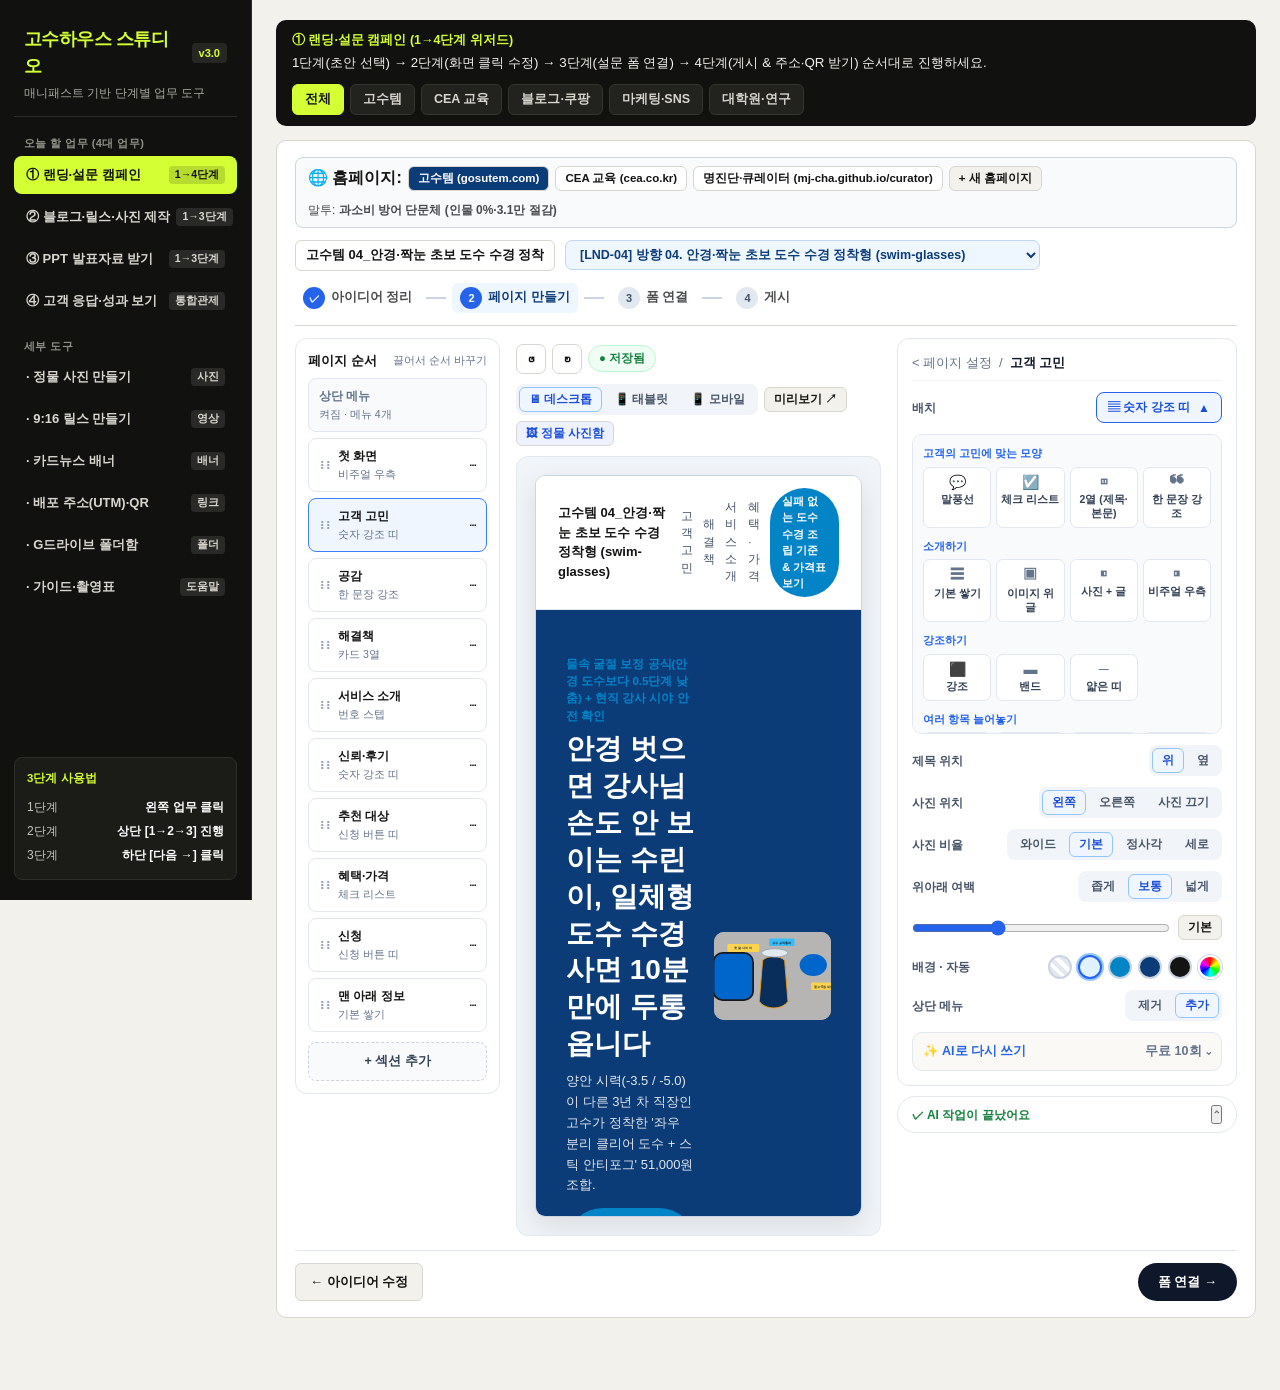
<file: ai-studio/index.html>
<!doctype html>
<html lang="ko">
<head>
<meta charset="utf-8" />
<meta name="viewport" content="width=device-width, initial-scale=1" />
<title>고수하우스 AI 업무 스튜디오 v3.0</title>
<link rel="stylesheet" href="src/styles/studio.css" />
<link rel="stylesheet" href="src/styles/erpModules.css" />
</head>
<body>
<div class="app-shell">
<aside class="sidebar">
<div class="brand-box">
<div class="brand-top"><span class="brand-logo">고수하우스 스튜디오</span><span class="brand-tag">v3.0</span></div>
<p class="brand-sub">매니패스트 기반 단계별 업무 도구</p>
</div>
<div>
<div class="nav-group-label">오늘 할 업무 (4대 업무)</div>
<nav class="nav-list">
<button class="nav-btn active" data-menu-btn="landing"><span>① 랜딩·설문 캠페인</span><span class="nav-pill">1→4단계</span></button>
<button class="nav-btn" data-menu-btn="studio" data-sub-tab="copy"><span>② 블로그·릴스·사진 제작</span><span class="nav-pill">1→3단계</span></button>
<button class="nav-btn" data-menu-btn="cshub"><span>③ PPT 발표자료 받기</span><span class="nav-pill">1→3단계</span></button>
<button class="nav-btn" data-menu-btn="home"><span>④ 고객 응답·성과 보기</span><span class="nav-pill">통합관제</span></button>
</nav>
</div>
<div>
<div class="nav-group-label">세부 도구</div>
<nav class="nav-list">
<button class="nav-btn" data-studio-tab="image"><span>· 정물 사진 만들기</span><span class="nav-pill">사진</span></button>
<button class="nav-btn" data-studio-tab="video"><span>· 9:16 릴스 만들기</span><span class="nav-pill">영상</span></button>
<button class="nav-btn" data-studio-tab="design"><span>· 카드뉴스 배너</span><span class="nav-pill">배너</span></button>
<button class="nav-btn" data-menu-btn="utm"><span>· 배포 주소(UTM)·QR</span><span class="nav-pill">링크</span></button>
<button class="nav-btn" data-menu-btn="folders"><span>· G드라이브 폴더함</span><span class="nav-pill">폴더</span></button>
<button class="nav-btn" data-menu-btn="guide"><span>· 가이드·촬영표</span><span class="nav-pill">도움말</span></button>
</nav>
</div>
<div class="credit-widget">
<h4>3단계 사용법</h4>
<div class="credit-row"><span>1단계</span><b>왼쪽 업무 클릭</b></div>
<div class="credit-row"><span>2단계</span><b>상단 [1→2→3] 진행</b></div>
<div class="credit-row"><span>3단계</span><b>하단 [다음 →] 클릭</b></div>
</div>
</aside>
<main class="main-stage">
<section class="erp-biz-bar">
<div><div class="erp-biz-title"><span id="erp-active-flow-title">① 랜딩·설문 캠페인 (1→4단계 위저드)</span></div><small id="erp-biz-desc">1단계부터 4단계까지 순서대로 누르면 끝납니다.</small></div>
<div class="erp-biz-chips">
<button class="biz-chip active" data-biz-unit="all">전체</button><button class="biz-chip" data-biz-unit="gosutem">고수템</button><button class="biz-chip" data-biz-unit="cea">CEA 교육</button><button class="biz-chip" data-biz-unit="blog">블로그·쿠팡</button><button class="biz-chip" data-biz-unit="mkt">마케팅·SNS</button><button class="biz-chip" data-biz-unit="lab">대학원·연구</button>
</div>
</section>
<section data-menu-panel="landing"><div class="panel-card"><div id="hf-editor-mount"></div></div></section>
<section data-menu-panel="studio" hidden>
<div class="panel-card"><div class="hf-top-header"><strong>② 블로그·릴스·사진 3단계 제작 위저드</strong>
<div class="hf-stepper">
<button class="hf-step-item active" data-studio-tab="copy"><span class="hf-step-dot done">1</span><span>1단계: 원고·대본</span></button><span class="hf-step-line"></span>
<button class="hf-step-item" data-studio-tab="image"><span class="hf-step-dot">2</span><span>2단계: 정물 사진</span></button><span class="hf-step-line"></span>
<button class="hf-step-item" data-studio-tab="video"><span class="hf-step-dot">3</span><span>3단계: 9:16 릴스</span></button><span class="hf-step-line"></span>
<button class="hf-step-item" data-studio-tab="design"><span class="hf-step-dot">+</span><span>배너(9종)</span></button>
</div></div></div>
<div data-studio-view="copy">
<div class="panel-card"><div class="panel-head"><h2>1단계 · 원고·대본 작성 (금지어 자동 정화)</h2></div>
<div class="form-grid"><label>말투 선택<select id="copy-persona-sel"></select></label><label>하단 고정 안내문<select id="copy-pin-sel"></select></label></div>
<label class="field-label">초안 입력·수정<textarea id="copy-custom-in" rows="4"></textarea></label><div id="copy-guard-status"></div>
<label class="field-label">교정 완료 원고<textarea id="copy-result-box" class="code-box" rows="7" readonly></textarea></label>
<div class="btn-row"><button class="btn-pri" id="btn-copy-clean-text">📋 완성 원고 복사</button><button class="btn-sec" data-menu-btn="guide" data-guide-mode="content">🎬 4단 대본 & 촬영표 PDF →</button></div></div>
<div class="hf-bottom-bar"><span>원고 작성 후 정물 사진을 만드세요.</span><button class="hf-next-pill-btn" data-studio-tab="image">다음: 2단계 정물 사진 →</button></div>
</div>
<div data-studio-view="image" hidden>
<div class="studio-workspace"><div>
<div class="panel-card"><div class="panel-head"><h2>2단계 · 실물 정물 사진 (인물 0%)</h2>
<div class="chip-row"><button class="chip-btn active" data-img-filter="all">전체(12)</button><button class="chip-btn" data-img-filter="gosutem">고수템(7)</button><button class="chip-btn" data-img-filter="beauty">뷰티(2)</button><button class="chip-btn" data-img-filter="tech">CEA·테크(3)</button></div></div><div id="img-tpl-grid" class="tpl-grid"></div></div>
<div class="panel-card"><div class="panel-head"><h2>구도 · 비율 · 옵션</h2></div>
<div class="form-grid">
<label>구도<select id="img-angle-sel"><option value="탑뷰(Flat-lay)">탑뷰 (Flat-lay)</option><option value="라벨 초접사">라벨 접사</option><option value="정면 분할">좌우 분할</option><option value="측면 45°">측면 45°</option></select></label>
<label>비율<select id="img-ratio-sel"><option value="4:5">4:5 피드</option><option value="1:1">1:1 정사각</option><option value="3:4">3:4 상세</option><option value="9:16">9:16 릴스</option><option value="16:9">16:9 와이드</option></select></label>
<label>스타일<select id="img-style-sel"><option value="실사 정물 Flat-lay">실사 정물 Flat-lay</option><option value="성분·라벨 매크로 접사">성분·라벨 접사</option><option value="영수증·가격표 대조">영수증·총비용 대조</option><option value="플랫 인포그래픽">인포그래픽</option></select></label>
</div>
<label class="field-label">강조 문구<input type="text" id="img-chain-input" /></label>
<div class="form-grid"><label>엔진<select id="img-api-provider"><option value="local_flatlay">무료 정물 캔버스</option><option value="gemini_imagen">Gemini Imagen 3</option><option value="openai_gpt_image">OpenAI gpt-image-1</option></select></label><label>API 키<input type="password" id="img-api-key" /></label></div>
<label class="field-label">지시문<textarea id="img-prompt-output" class="code-box" rows="2" readonly></textarea></label>
<div class="btn-row"><button class="btn-pri" id="btn-gen-api-image">✨ 사진 그리기</button><button class="btn-sec" id="btn-dl-image">📥 PNG 저장</button><button class="btn-sec" id="btn-copy-img-prompt">복사</button></div>
</div></div><div class="panel-card"><div class="panel-head"><h2>미리보기</h2></div><div class="canvas-box"><canvas id="cv-image-studio" class="preview-cv" width="1080" height="1350"></canvas></div></div></div>
<div class="hf-bottom-bar"><button class="btn-sec" data-studio-tab="copy">← 1단계 원고</button><button class="hf-next-pill-btn" data-studio-tab="video">다음: 3단계 9:16 릴스 →</button></div>
</div>
<div data-studio-view="video" hidden>
<div class="studio-workspace"><div>
<div class="panel-card"><div class="panel-head"><h2>3단계 · 9:16 릴스 6선</h2></div><div id="vid-tpl-list" class="tpl-grid"></div></div>
<div class="panel-card"><div class="panel-head"><h2>컷별 자막</h2>
<div class="form-grid"><label>길이<select id="vid-dur-sel"><option value="12">12초</option><option value="15" selected>15초</option><option value="30">30초</option></select></label><label><span><input type="checkbox" id="vid-safe-chk" checked /> 안전영역</span></label></div></div>
<div class="table-wrap"><table><thead><tr><th>단계</th><th>장면</th><th>자막</th><th>의도</th><th>선택</th></tr></thead><tbody id="vid-cuts-table"></tbody></table></div></div></div>
<div class="panel-card"><div class="panel-head"><h2>미리보기</h2><button class="btn-pri" id="btn-dl-video-frame">📥 PNG 저장</button></div><div class="canvas-box"><canvas id="cv-video-studio" class="preview-cv" width="1080" height="1920"></canvas></div></div></div>
<div class="hf-bottom-bar"><button class="btn-sec" data-studio-tab="image">← 2단계 사진</button><button class="hf-next-pill-btn" data-studio-tab="design">배너 만들기 →</button></div>
</div>
<div data-studio-view="design" hidden>
<div class="studio-workspace"><div>
<div class="panel-card"><div class="panel-head"><h2>카드뉴스 배너 9선</h2></div><div id="design-tpl-list" class="tpl-grid"></div></div>
<div class="panel-card"><div class="panel-head"><h2>제목 · 테마</h2></div>
<div class="form-grid"><label>테마<select id="design-theme-sel"><option value="dark-lime">다크 & 라임</option><option value="paper-ink">웜페이퍼 & 먹색</option><option value="ocean-gold">오션블루 & 골드</option></select></label></div>
<label class="field-label">제목<textarea id="design-headline-in" rows="2"></textarea></label><label class="field-label">설명<input type="text" id="design-subhead-in" /></label>
<div class="btn-row"><button class="btn-pri" id="btn-dl-design">📥 PNG 저장</button></div></div></div>
<div class="panel-card"><div class="panel-head"><h2>미리보기</h2></div><div class="canvas-box"><canvas id="cv-design-studio" class="preview-cv" width="1080" height="1350"></canvas></div></div></div>
<div class="hf-bottom-bar"><button class="btn-sec" data-studio-tab="video">← 9:16 릴스</button><button class="hf-next-pill-btn" data-menu-btn="landing">완료: ① 캠페인 →</button></div>
</div>
</section>
<section data-menu-panel="cshub" hidden>
<div class="panel-card"><div class="hf-top-header"><h2>③ PPT 발표자료 & 디자인 허브 (PPT 8종 · 미리캔버스 47종 · 로보엠디 47종)</h2>
<div class="chip-row"><input type="text" id="cs-search-in" placeholder="검색…" /><select id="cs-new-src"><option value="baze">Baze PPT</option><option value="local_pptx">로컬 PPTX</option><option value="miricanvas">미리캔버스♥</option><option value="robomd">로보엠디</option></select><input type="text" id="cs-new-title" placeholder="이름" /><button class="btn-pri" id="btn-cs-add">+ 등록</button></div>
</div><div id="cs-hub-mount"></div></div>
</section>
<section data-menu-panel="home" hidden>
<div id="erp-db-bridge-mount"></div>
<div class="studio-workspace"><div class="panel-card"><div class="panel-head"><h2>랜딩 구간별 도달률 & 이탈 경고</h2></div><div id="home-funnel-mount"></div></div><div class="panel-card"><div class="panel-head"><h2>4대 업무 요약</h2></div><div id="home-erp-grid" class="landing-3step-grid"></div></div></div>
</section>
<section data-menu-panel="guide" hidden><div class="panel-card"><div id="hf-guide-content-mount"></div></div></section>
<section data-menu-panel="utm" hidden>
<div class="studio-workspace">
<div class="panel-card"><div class="panel-head"><h2>단축 주소(UTM) & QR 발급</h2></div>
<div class="form-grid"><label>채널<select id="utm-new-ch"><option value="instagram">인스타 릴스</option><option value="threads">스레드/메타</option><option value="naver">네이버 블로그</option><option value="kakao">카카오 단톡방</option><option value="qr">오프라인 QR</option></select></label><label>캠페인<input type="text" id="utm-new-camp" placeholder="2611_cea_esg12" /></label><div><button class="btn-pri" id="btn-add-utm">+ 발급</button></div></div>
<div class="table-wrap"><table><thead><tr><th>채널</th><th>주소</th><th class="num">방문</th><th class="num">신청</th><th class="num">전환</th><th>작업</th></tr></thead><tbody id="utm-table-body"></tbody></table></div></div>
<div><div class="panel-card"><div class="panel-head"><h2>QR 코드</h2></div><div id="utm-qr-box" class="qr-wrap"></div></div>
<div class="panel-card"><div class="panel-head"><h2>설문 포기 분석</h2></div><div class="table-wrap"><table><thead><tr><th>문항</th><th>질문·팁</th><th class="num">포기</th><th class="num">비율</th></tr></thead><tbody id="survey-dropoff-body"></tbody></table></div></div></div>
</div>
</section>
<section data-menu-panel="report" hidden>
<div class="studio-workspace"><div class="panel-card"><div class="panel-head"><h2>랜딩 도달률 & 이탈 경고</h2></div><div id="report-funnel-bars"></div></div><div class="panel-card"><div class="panel-head"><h2>사업계획서 요약문</h2><button class="btn-pri" id="btn-copy-bp-report">📋 복사</button></div><textarea id="report-bp-summary" class="code-box" rows="16" readonly></textarea></div></div>
</section>
<section data-menu-panel="folders" hidden><div id="erp-folder-tree-mount"></div></section>
</main>
</div>
<div id="st-toast" role="status" aria-live="polite"></div>
<script defer src="src/data/contentStudioPpt.js"></script><script defer src="src/data/contentStudioMiri.js"></script><script defer src="src/data/contentStudioRobo.js"></script><script defer src="src/data/robomdImageTemplates.js"></script><script defer src="src/data/robomdVideoTemplates.js"></script><script defer src="src/data/robomdDesignTemplates.js"></script><script defer src="src/data/handyfitLandings.js"></script><script defer src="src/data/handyfitSectionsSeed.js"></script><script defer src="src/data/handyfitFormsSeed.js"></script><script defer src="src/data/handyfitGuideSeed.js"></script><script defer src="src/data/handyfitBrandScripts.js"></script><script defer src="src/data/handyfitMetricsCopy.js"></script><script defer src="src/data/erpFolderTreeSeed.js"></script><script defer src="src/data/erpFolderTreeExtra.js"></script><script defer src="src/lib/studioEngine.js"></script><script defer src="src/lib/pptxAndApiEngine.js"></script><script defer src="src/lib/erpDbBridge.js"></script><script defer src="src/components/canvasRenderer.js"></script><script defer src="src/components/csSlideDrawer.js"></script><script defer src="src/components/contentStudioHub.js"></script><script defer src="src/components/formBuilder.js"></script><script defer src="src/components/landingInspector.js"></script><script defer src="src/components/landingShapes.js"></script><script defer src="src/components/landingBuilder.js"></script><script defer src="src/components/guideAndContent.js"></script><script defer src="src/components/erpFolderTree.js"></script><script defer src="src/screens/studioViews.js"></script><script defer src="src/screens/studioApp.js"></script>
</body>
</html>
</file>
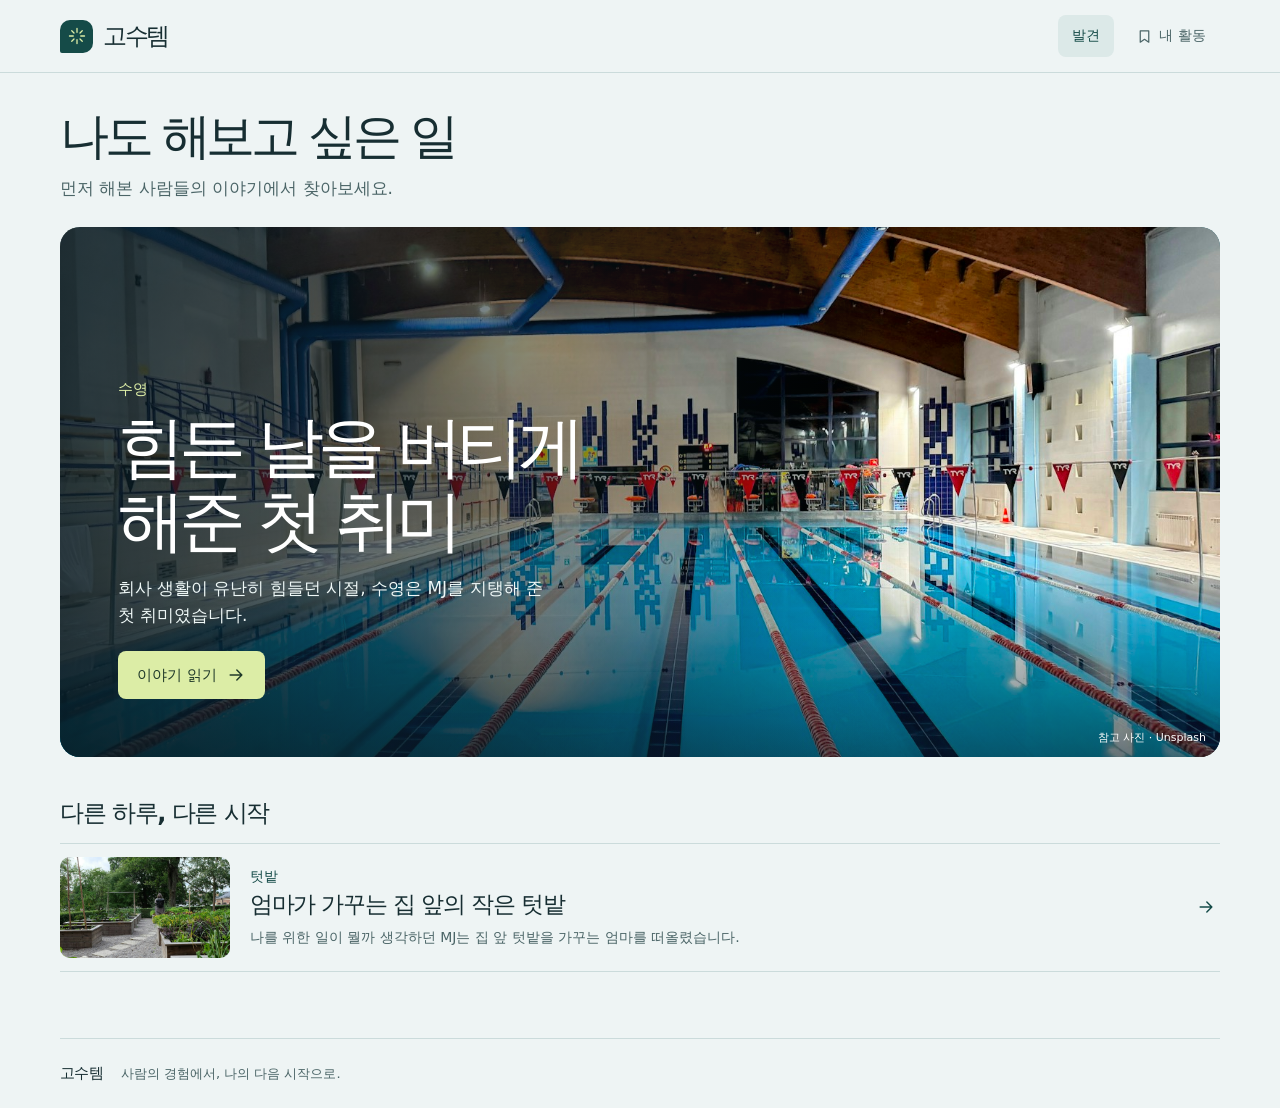
<file: prototype-a/index.html>
<!doctype html>
<html lang="ko">
<head>
  <meta charset="utf-8">
  <meta name="viewport" content="width=device-width, initial-scale=1">
  <meta name="theme-color" content="#eef4f4">
  <meta name="description" content="먼저 해본 사람들의 이야기에서 나도 해보고 싶은 일을 찾아보세요.">
  <title>고수템 — 해보고 싶은 일을 만나는 곳</title>
  <link rel="stylesheet" href="./assets/styles.css">
  <script defer src="./src/data/stories.js"></script>
  <script defer src="./src/lib/saved.js"></script>
  <script defer src="./src/components/ui.js"></script>
  <script defer src="./src/screens/discover.js"></script>
  <script defer src="./src/screens/story.js"></script>
  <script defer src="./src/screens/activity.js"></script>
  <script defer src="./src/lib/app.js"></script>
</head>
<body>
  <a class="skip-link" href="#content">본문으로 건너뛰기</a>
  <header id="header" class="site-header"></header>
  <main id="content" tabindex="-1"></main>
  <footer class="site-footer wrap"><strong>고수템</strong><span>사람의 경험에서, 나의 다음 시작으로.</span></footer>
  <div id="status" class="sr-only" role="status" aria-live="polite" aria-atomic="true"></div>
</body>
</html>
</file>
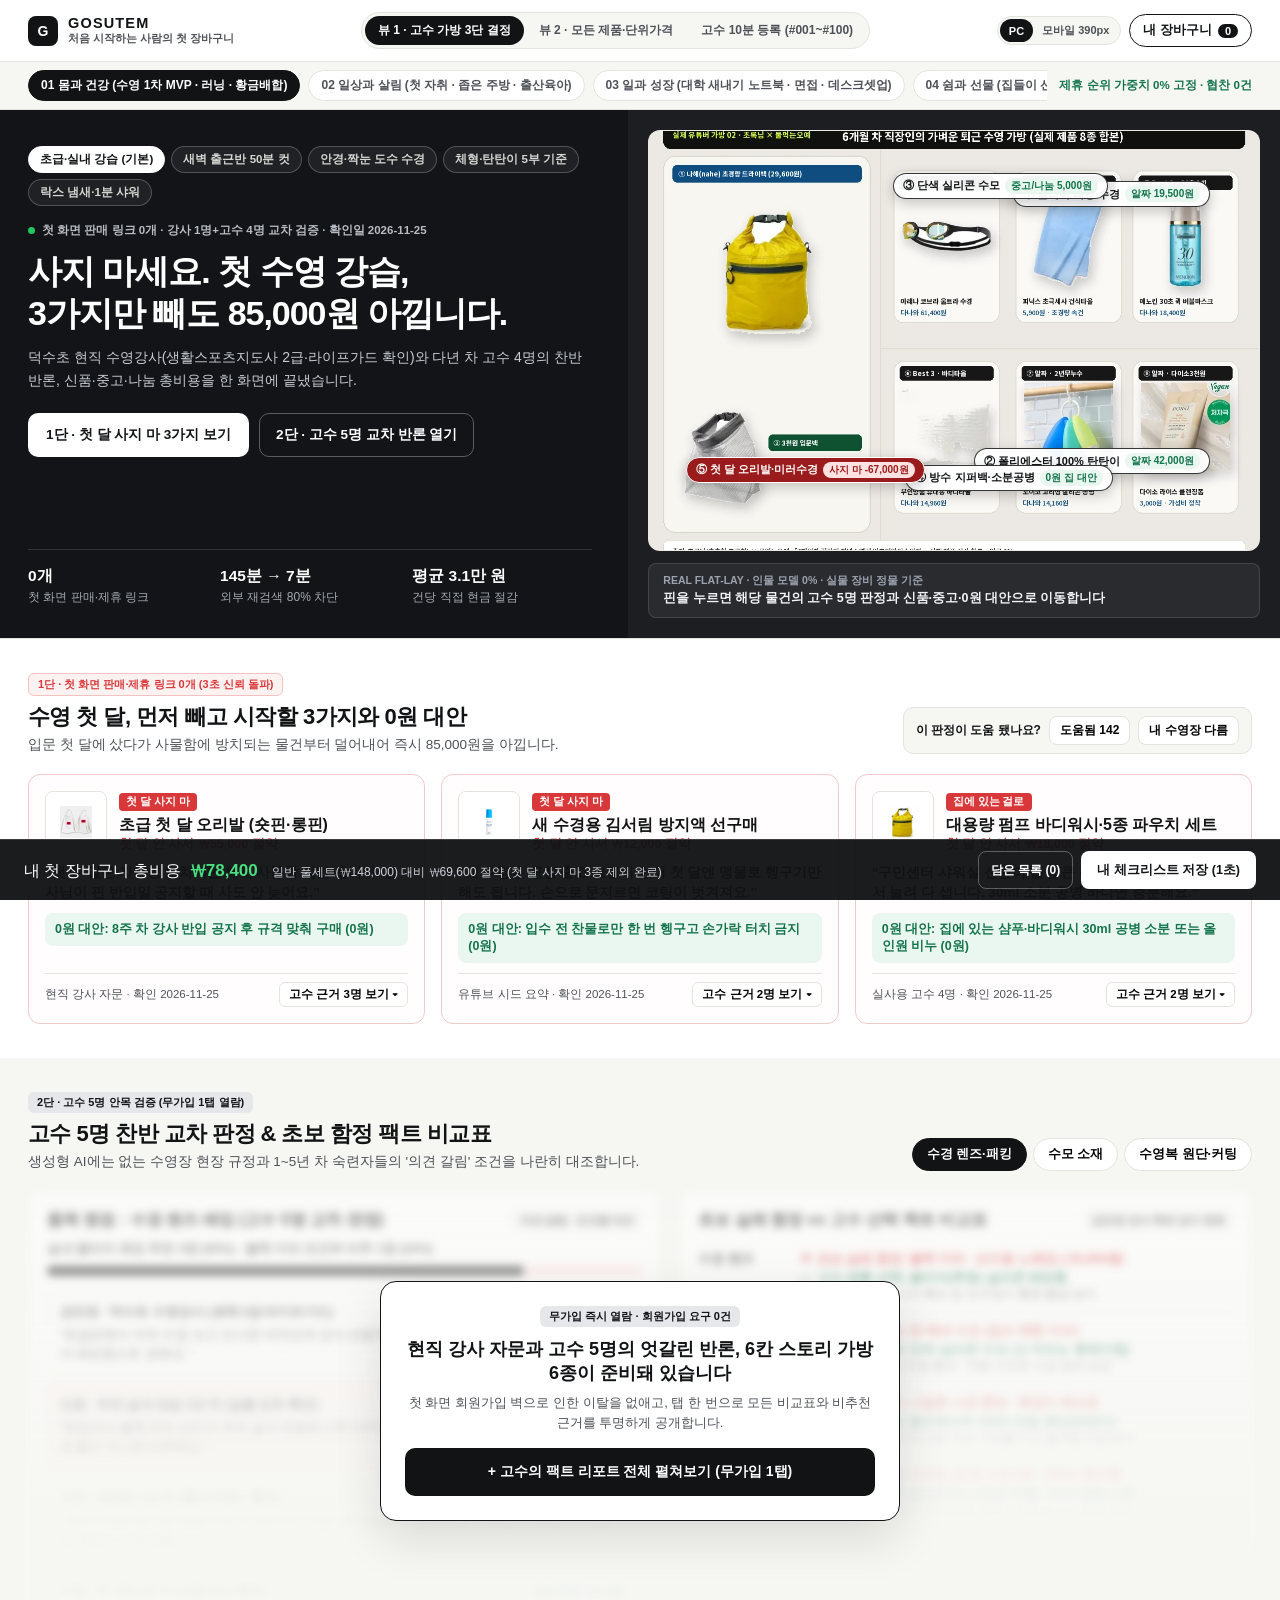
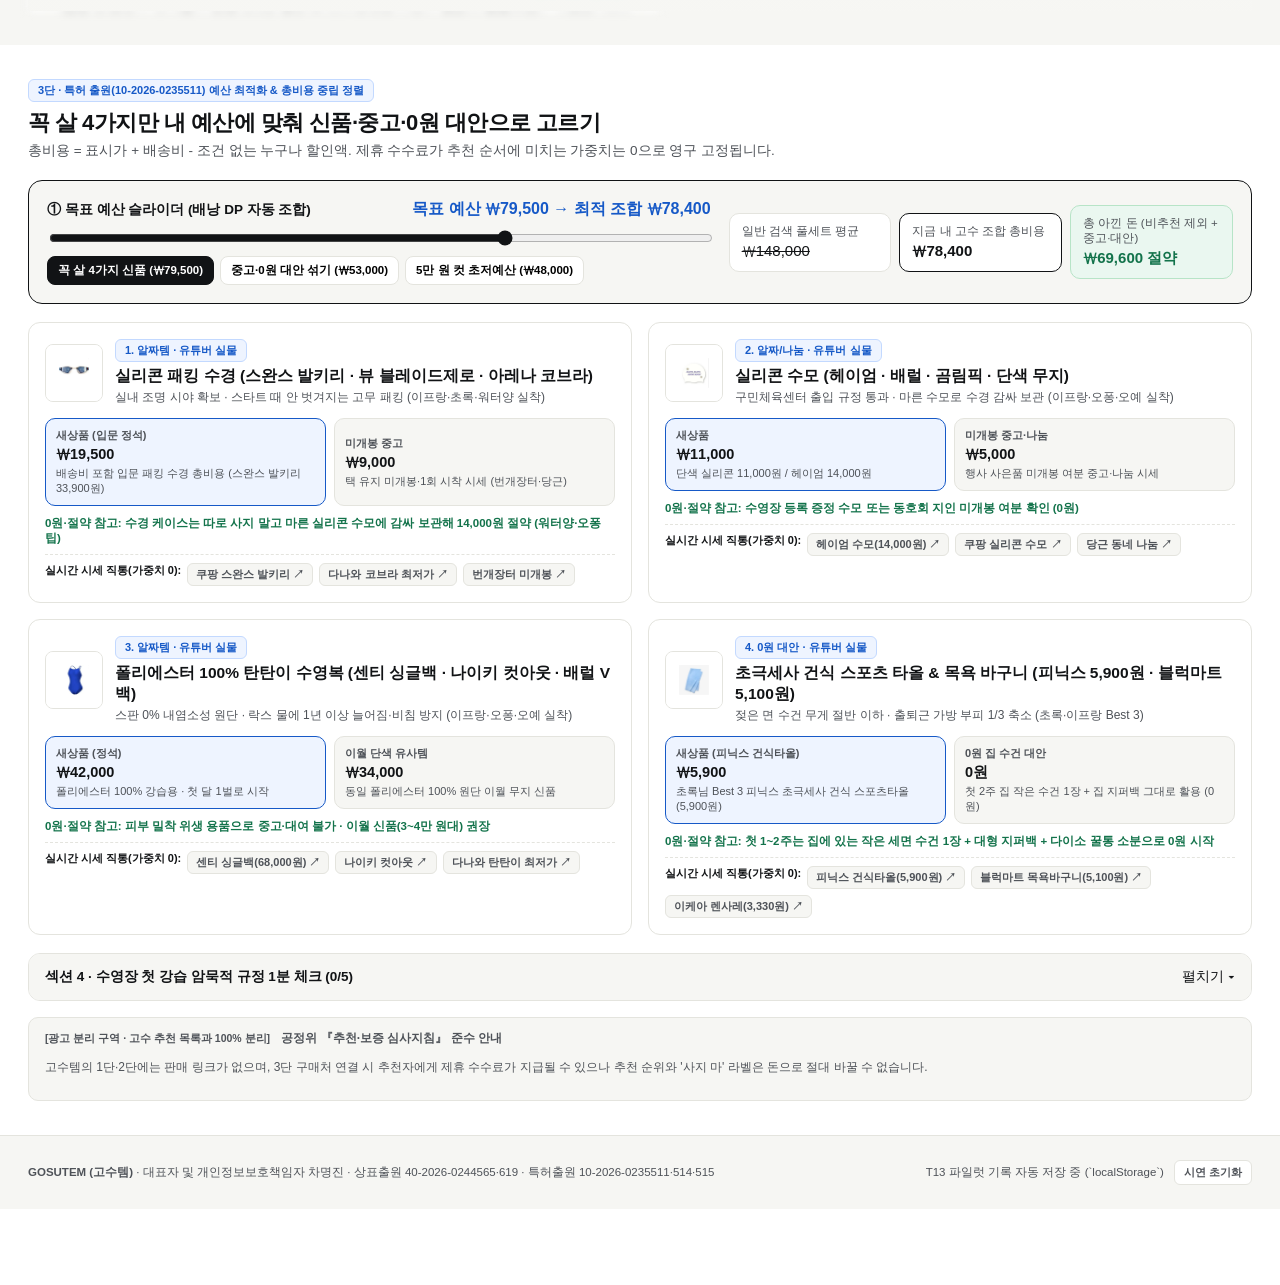
<file: v3/index.html>
<!doctype html>
<html lang="ko">
<head>
<meta charset="utf-8">
<meta name="viewport" content="width=device-width,initial-scale=1">
<title>고수템(GOSUTEM) · 처음 시작하는 사람의 첫 장바구니 (v3.2 사업계획서 v2.0 정합본)</title>
<link rel="stylesheet" href="./style.css">
<link rel="stylesheet" href="./sections.css">
</head>
<body>
<div class="app">
  <header class="nav">
    <div class="nav-in">
      <div class="brand" onclick="setMainView('decision')">
        <div class="brand-mark">G</div>
        <div>
          <div class="brand-name">GOSUTEM</div>
          <div class="brand-sub">처음 시작하는 사람의 첫 장바구니</div>
        </div>
      </div>
      <div class="view-tabs" role="tablist" aria-label="핵심 뷰 전환">
        <button id="vtDec" class="on" onclick="setMainView('decision')">뷰 1 · 고수 가방 3단 결정</button>
        <button id="vtCmp" onclick="setMainView('compare')">뷰 2 · 모든 제품·단위가격</button>
        <button id="vtReg" onclick="setMainView('register')">고수 10분 등록 (#001~#100)</button>
      </div>
      <div class="nav-right">
        <div class="mode-sw">
          <button id="mPc" class="on" onclick="setMode('pc')">PC</button>
          <button id="mMob" onclick="setMode('mob')">모바일 390px</button>
        </div>
        <button class="act-pill" onclick="openSavedDrawer()">내 장바구니 <span class="cnt" id="savedCnt">0</span></button>
      </div>
    </div>
  </header>

  <!-- 삶의 4대 영역 네비게이션 바 (사업계획서 v2.0 §3.3) -->
  <div class="cat-wrap">
    <div class="cat-in">
      <div class="cat-list" id="realmList"></div>
      <div class="filter-meta">제휴 순위 가중치 0% 고정 · 협찬 0건</div>
    </div>
  </div>

  <!-- [뷰 1] 선(先) 판단 · 후(後) 구매 3단 의사결정 화면 -->
  <div id="viewDecision">
    <!-- 히어로: 3초 비광고 후킹 + 실물 가방 플랫레이 번호 핀 맵 -->
    <section class="hero">
      <div class="hero-in">
        <div class="hero-left">
          <div>
            <div class="sit-chips" id="sitChips" role="tablist" aria-label="수영 상황 선택"></div>
            <div class="eyebrow">
              <span class="dot"></span>첫 화면 판매 링크 0개 · 강사 1명+고수 4명 교차 검증 · 확인일 2026-11-25
            </div>
            <h1 class="hero-title" id="heroTitle">사지 마세요. 첫 수영 강습,<br>3가지만 빼도 85,000원 아낍니다.</h1>
            <p class="hero-desc" id="heroDesc">덕수초 현직 수영강사(생활스포츠지도사 2급·라이프가드 확인)와 다년 차 고수 4명의 찬반 반론, 신품·중고·나눔 총비용을 한 화면에 끝냈습니다. 네이버·카페·AI로 다시 재검색하지 마세요.</p>
            <div class="hero-actions">
              <button class="btn-w" onclick="document.getElementById('sec1NoBuy').scrollIntoView({behavior:'smooth'})">1단 · 첫 달 사지 마 3가지 보기</button>
              <button class="btn-ghost" onclick="unlockAndScrollSec2()">2단 · 고수 5명 교차 반론 열기</button>
            </div>
          </div>
          <div class="hero-foot">
            <div><strong>0개</strong>첫 화면 판매·제휴 링크</div>
            <div><strong>145분 → 7분</strong>외부 재검색 80% 차단</div>
            <div><strong>평균 3.1만 원</strong>건당 직접 현금 절감</div>
          </div>
        </div>
        <div class="hero-right">
          <div class="flatlay-stage">
            <img id="heroBagImg" src="./assets/swim.webp" alt="고수의 실제 수영 가방 정물 플랫레이">
            <button class="pin pin-1" onclick="scrollToChoice('ch-goggles')">① 클리어 패킹 수경 <span>알짜 19,500원</span></button>
            <button class="pin pin-2" onclick="scrollToChoice('ch-suit')">② 폴리에스터 100% 탄탄이 <span>알짜 42,000원</span></button>
            <button class="pin pin-3" onclick="scrollToChoice('ch-cap')">③ 단색 실리콘 수모 <span>중고/나눔 5,000원</span></button>
            <button class="pin pin-4" onclick="document.getElementById('sec1NoBuy').scrollIntoView({behavior:'smooth'})">④ 방수 지퍼백·소분공병 <span>0원 집 대안</span></button>
            <button class="pin pin-warn pin-5" onclick="document.getElementById('sec1NoBuy').scrollIntoView({behavior:'smooth'})">⑤ 첫 달 오리발·미러수경 <span>사지 마 -67,000원</span></button>
          </div>
          <div class="hero-cap">
            <div>
              <div class="k">REAL FLAT-LAY · 인물 모델 0% · 실물 장비 정물 기준</div>
              <div class="t">핀을 누르면 해당 물건의 고수 5명 판정과 신품·중고·0원 대안으로 이동합니다</div>
            </div>
          </div>
        </div>
      </div>
    </section>

    <!-- [1단] 먼저 빼고 시작할 3가지 (제휴·판매 링크 0개 원칙) -->
    <section class="sec" id="sec1NoBuy" data-no-affiliate="true">
      <div class="sec-head">
        <div>
          <span class="step-badge step-red">1단 · 첫 화면 판매·제휴 링크 0개 (3초 신뢰 돌파)</span>
          <h2>수영 첫 달, 먼저 빼고 시작할 3가지와 0원 대안</h2>
          <p>입문 첫 달에 샀다가 사물함에 방치되는 물건부터 덜어내어 즉시 85,000원을 아낍니다.</p>
        </div>
        <div class="vote-box">
          <span>이 판정이 도움 됐나요?</span>
          <button id="voteUpBtn" class="vote-btn" onclick="castVote('up')">도움됨 <strong id="voteUpCnt">142</strong></button>
          <button id="voteDiffBtn" class="vote-btn" onclick="castVote('diff')">내 수영장 다름</button>
        </div>
      </div>
      <div class="grid3" id="noBuyGrid"></div>
    </section>

    <!-- [2단] 고수 5명 교차 반론 + 팩트 비교표 + 수영장 5대 가려움 시드 가방 (무가입 1탭 블러 해제) -->
    <section class="sec sec-alt" id="sec2Cross">
      <div class="sec-head">
        <div>
          <span class="step-badge step-dark">2단 · 고수 5명 안목 검증 (무가입 1탭 열람)</span>
          <h2>고수 5명 찬반 교차 판정 & 초보 함정 팩트 비교표</h2>
          <p>생성형 AI에는 없는 수영장 현장 규정과 1~5년 차 숙련자들의 '의견 갈림' 조건을 나란히 대조합니다.</p>
        </div>
        <div class="issue-tabs" id="issueTabs" role="tablist"></div>
      </div>

      <div class="blur-shell" id="blurShell">
        <div class="blur-content" id="blurContent">
          <div class="cross-split">
            <div class="cross-left" id="crossPanel"></div>
            <div class="cross-right">
              <div class="panel-card">
                <div class="panel-head">
                  <strong>초보 실패 함정 vs 고수 선택 팩트 비교표</strong>
                  <span class="meta-tag">김민정 강사 팩트 감수 완료</span>
                </div>
                <div id="factTableWrap"></div>
              </div>
            </div>
          </div>

          <!-- 수영장 5대 가려움 시드 가방 5종 + 황금배합·4대 영역 가방 -->
          <div class="seed-sec">
            <div class="sec-head" style="margin-top:28px;margin-bottom:14px">
              <div>
                <h3>내 상황과 똑같은 고수의 '황금배합 가방' (6칸 스토리 + 5종 라벨)</h3>
                <p>카드를 누르면 고수의 6칸 시행착오 스토리와 물건별 [알짜·중고·나눔·스왑·비추천] 판정이 열립니다.</p>
              </div>
            </div>
            <div class="grid3" id="seedBagGrid"></div>
          </div>
        </div>

        <div class="blur-veil" id="blurVeil">
          <div class="veil-card">
            <span class="step-badge step-dark">무가입 즉시 열람 · 회원가입 요구 0건</span>
            <h3>현직 강사 자문과 고수 5명의 엇갈린 반론, 6칸 스토리 가방 6종이 준비돼 있습니다</h3>
            <p>첫 화면 회원가입 벽으로 인한 이탈을 없애고, 탭 한 번으로 모든 비교표와 비추천 근거를 투명하게 공개합니다.</p>
            <button class="btn-dark-lg" onclick="unlockSec2()">+ 고수의 팩트 리포트 전체 펼쳐보기 (무가입 1탭)</button>
          </div>
        </div>
      </div>
    </section>

    <!-- [3단] 예산 맞춤 슬라이더(특허 A 배낭 DP) + 꼭 살 4가지 신품·중고·0원 대안 총비용 비교 -->
    <section class="sec" id="sec3Budget">
      <div class="sec-head">
        <div>
          <span class="step-badge step-blue">3단 · 특허 출원(10-2026-0235511) 예산 최적화 & 총비용 중립 정렬</span>
          <h2>꼭 살 4가지만 내 예산에 맞춰 신품·중고·0원 대안으로 고르기</h2>
          <p>총비용 = 표시가 + 배송비 - 조건 없는 누구나 할인액. 제휴 수수료가 추천 순서에 미치는 가중치는 0으로 영구 고정됩니다.</p>
        </div>
      </div>

      <!-- 예산 슬라이더 & 앵커링 비교 바 -->
      <div class="budget-bar">
        <div class="budget-left">
          <div class="budget-top">
            <strong>① 목표 예산 슬라이더 (배낭 DP 자동 조합)</strong>
            <span class="budget-val" id="budgetSliderLabel">₩79,500 설정</span>
          </div>
          <input id="budgetSlider" type="range" min="35000" max="100000" step="1000" value="79500" oninput="onBudgetSlide(this.value)">
          <div class="preset-row">
            <button id="prCore" class="pr-btn on" onclick="applyPreset('core',79500)">꼭 살 4가지 신품 (₩79,500)</button>
            <button id="prUsed" class="pr-btn" onclick="applyPreset('used',53000)">중고·0원 대안 섞기 (₩53,000)</button>
            <button id="prMin" class="pr-btn" onclick="applyPreset('min',48000)">5만 원 컷 초저예산 (₩48,000)</button>
          </div>
        </div>
        <div class="budget-right">
          <div class="anchor-item">
            <span>일반 검색 풀세트 평균</span>
            <s>₩148,000</s>
          </div>
          <div class="anchor-item hi">
            <span>지금 내 고수 조합 총비용</span>
            <strong id="curTotalTxt">₩79,500</strong>
          </div>
          <div class="anchor-item ok">
            <span>총 아낀 돈 (비추천 제외 + 중고·대안)</span>
            <strong id="curSavedTxt">₩68,500 절약</strong>
          </div>
        </div>
      </div>

      <div class="grid2" id="choiceGrid"></div>

      <!-- 첫 강습 암묵적 룰 1분 체크 -->
      <div class="rules-box">
        <div class="rules-head" onclick="toggleRules()">
          <strong>섹션 4 · 수영장 첫 강습 암묵적 규정 1분 체크 (<span id="ruleDoneCnt">0</span>/5)</strong>
          <span id="ruleToggleTxt">펼치기 ▾</span>
        </div>
        <div id="rulesList" class="rules-list" style="display:none"></div>
      </div>

      <!-- 완전 분리된 하단 광고 안내 구역 (사업계획서 v2.0 §1.1·§3.1) -->
      <div class="ad-sep-box">
        <div>
          <span class="ad-tag">[광고 분리 구역 · 고수 추천 목록과 100% 분리]</span>
          <strong>공정위 『추천·보증 심사지침』 준수 안내</strong>
          <p>고수템의 1단·2단에는 판매 링크가 없으며, 3단 구매처 연결 시 추천자에게 제휴 수수료가 지급될 수 있으나 추천 순위와 '사지 마' 라벨은 돈으로 절대 바꿀 수 없습니다.</p>
        </div>
      </div>
    </section>
  </div>

  <!-- [뷰 2] 모든 제품 · 단위가격(100g/1회분) 비교 뷰 -->
  <div id="viewCompare" class="sec" style="display:none">
    <div class="sec-head">
      <div>
        <span class="step-badge step-blue">뷰 2 · 표준 모델 단위가격 & 4단 중립 정렬 엔진 (L-07)</span>
        <h2>모든 제품 · 단위가격 & 신품·중고·나눔 통합 비교</h2>
        <p>100g·1회분 단위가격과 미개봉 중고·잔여 사용기한을 한 표에서 비교합니다.</p>
      </div>
    </div>
    <div id="allProductsWrap"></div>
  </div>

  <!-- [뷰 3] 고수 10분 등록 & 반복 질문 대체 링크 도구 (특허 B·C · 방향 10) -->
  <div id="viewRegister" class="sec" style="display:none">
    <div class="sec-head">
      <div>
        <span class="step-badge step-dark">특허 출원(10-2026-0235514) · 사진 1장 + 음성 3문항 10분 등록</span>
        <h2>동호회 신입 반복 질문, 내 고수 가방 링크 하나로 끝내세요</h2>
        <p>팔로워가 아니라 '내 가방 덕분에 초보자가 아낀 금액'으로 올라가는 창립 고수 배지(#001~#100)를 드립니다.</p>
      </div>
    </div>
    <div id="registerWrap"></div>
  </div>

  <footer class="foot">
    <div class="foot-in">
      <div><strong>GOSUTEM (고수템)</strong> · 대표자 및 개인정보보호책임자 차명진 · 상표출원 40-2026-0244565·619 · 특허출원 10-2026-0235511·514·515</div>
      <div style="display:flex;align-items:center;gap:10px">
        <span>T13 파일럿 기록 자동 저장 중 (`localStorage`)</span>
        <button class="reset-btn" type="button" onclick="resetPilotSession()">시연 초기화</button>
      </div>
    </div>
  </footer>

  <!-- 하단 고정 실시간 총비용·절약액 바 -->
  <div class="sticky-cart">
    <div class="sticky-in">
      <div class="sticky-sum">
        <span>내 첫 장바구니 총비용 <strong id="stickyTotal">₩79,500</strong></span>
        <span class="sticky-save" id="stickySave">일반 풀세트 대비 ₩68,500 절약 (첫 달 사지 마 3종 제외 완료)</span>
      </div>
      <div class="sticky-btns">
        <button class="btn-line-sm" onclick="openSavedDrawer()">담은 목록 (<span id="stickyCnt">0</span>)</button>
        <button class="btn-save-main" onclick="saveCurrentChecklist()">내 체크리스트 저장 (1초)</button>
      </div>
    </div>
  </div>

  <div class="overlay" id="overlay" onclick="if(event.target===this)closeDrawer()">
    <div class="drawer" role="dialog" aria-modal="true">
      <div class="d-head">
        <button class="d-close" onclick="closeDrawer()">← 닫기</button>
        <strong id="drawerTitle" style="font-size:14px">고수 가방 6칸 스토리 & 5종 라벨 판정</strong>
        <button class="reset-btn" onclick="resetPilotSession()">초기화</button>
      </div>
      <div class="d-scroll" id="drawerBody"></div>
      <div class="d-foot" id="drawerFoot"></div>
    </div>
  </div>
  <div class="toast" id="toast"></div>
</div>
<script src="./data.js"></script>
<script src="./seed-bags.js"></script>
<script src="./seed-bags-extra.js"></script>
<script src="./app.js"></script>
<script src="./views.js"></script>
</body>
</html>
</file>
<file: ai-studio/src/styles/studio.css>
/* 고수하우스 전사 AI 솔루션 ERP 스튜디오 기본 스타일 (src/styles/studio.css · 15KB 이하) */
:root {
  --bg: #F2F1EC; --surface: #FFFFFF; --ink: #141413; --sub: #4A4B4F; --line: #D8D6CE;
  --primary: #0F4C81; --primary-fg: #FFFFFF; --teal: #00B8A9; --lime: #D4FF34;
  --warn: #D97706; --danger: #D9381E; --ok: #15803D; --dark: #11110F;
}
* { box-sizing: border-box; margin: 0; padding: 0; }
body { font-family: "Pretendard Variable", Pretendard, -apple-system, BlinkMacSystemFont, "Noto Sans KR", sans-serif; background: var(--bg); color: var(--ink); line-height: 1.5; -webkit-font-smoothing: antialiased; }
.app-shell { display: grid; grid-template-columns: 252px 1fr; min-height: 100vh; }

/* 좌측 사이드바 */
.sidebar { background: var(--dark); color: #F2F1EC; padding: 20px 14px; display: flex; flex-direction: column; gap: 18px; border-right: 1px solid #2A2A26; position: sticky; top: 0; height: 100vh; overflow-y: auto; }
.brand-box { padding: 6px 10px 14px; border-bottom: 1px solid #2A2A26; }
.brand-top { display: flex; align-items: center; justify-content: space-between; gap: 8px; }
.brand-logo { font-size: 18px; font-weight: 900; letter-spacing: -0.03em; color: var(--lime); }
.brand-tag { font-size: 11px; font-weight: 700; padding: 2px 7px; background: #262622; color: #D4FF34; border-radius: 4px; }
.brand-sub { font-size: 12px; color: #A8AAA1; margin-top: 4px; }
.nav-group-label { font-size: 11px; font-weight: 800; color: #8E9087; padding: 0 10px; margin-bottom: 4px; letter-spacing: 0.04em; }
.nav-list { display: flex; flex-direction: column; gap: 4px; }
.nav-btn { width: 100%; text-align: left; background: transparent; border: 1px solid transparent; color: #D8D6CE; padding: 9px 11px; border-radius: 8px; font-size: 13px; font-weight: 700; cursor: pointer; display: flex; align-items: center; justify-content: space-between; gap: 6px; white-space: nowrap; }
.nav-btn:hover { background: #1F1F1B; color: #FFF; }
.nav-btn.active { background: var(--lime); color: var(--dark); font-weight: 800; }
.nav-pill { font-size: 10.5px; padding: 2px 6px; border-radius: 4px; background: rgba(255,255,255,0.1); flex-shrink: 0; }
.nav-btn.active .nav-pill { background: rgba(17,17,15,0.15); color: var(--dark); }
.credit-widget { margin-top: auto; background: #1B1B18; border: 1px solid #2E2E29; border-radius: 8px; padding: 12px; font-size: 12px; }
.credit-widget h4 { font-size: 11.5px; color: var(--lime); margin-bottom: 8px; }
.credit-row { display: flex; justify-content: space-between; padding: 3px 0; color: #C7C6BE; }
.credit-row b { color: #FFF; }

/* 메인 스테이지 & 상단 바 */
.main-stage { padding: 20px 24px 56px; max-width: 1580px; }
.topbar { display: flex; flex-wrap: wrap; align-items: center; justify-content: space-between; gap: 14px; padding-bottom: 16px; margin-bottom: 18px; border-bottom: 1px solid var(--line); }
.topbar-title h1 { font-size: 22px; font-weight: 900; letter-spacing: -0.03em; }
.topbar-title p { font-size: 13px; color: var(--sub); margin-top: 2px; }
.core-3tabs { display: grid; grid-template-columns: repeat(3, 1fr); gap: 12px; margin-bottom: 20px; }
.core-tab-btn { background: var(--surface); border: 2px solid var(--line); border-radius: 10px; padding: 14px 16px; text-align: left; cursor: pointer; display: flex; flex-direction: column; gap: 4px; }
.core-tab-btn:hover { border-color: var(--primary); }
.core-tab-btn.active { background: var(--dark); border-color: var(--dark); color: #FFF; }
.core-tab-btn .ct-head { display: flex; align-items: center; justify-content: space-between; font-size: 15.5px; font-weight: 900; }
.core-tab-btn.active .ct-head span:last-child { color: var(--lime); }
.core-tab-btn small { font-size: 12px; color: var(--sub); }
.core-tab-btn.active small { color: #C2C3BA; }

/* 공통 패널 & 카드 */
.studio-workspace { display: grid; grid-template-columns: 1.15fr 0.85fr; gap: 20px; align-items: start; }
.panel-card { background: var(--surface); border: 1px solid var(--line); border-radius: 10px; padding: 16px 18px; margin-bottom: 16px; }
.panel-head { display: flex; flex-wrap: wrap; align-items: center; justify-content: space-between; gap: 10px; margin-bottom: 12px; }
.panel-head h2 { font-size: 16px; font-weight: 800; }
.panel-head small { font-size: 12px; color: var(--sub); }
.chip-row { display: flex; flex-wrap: wrap; gap: 6px; }
.chip-btn { background: var(--bg); border: 1px solid var(--line); padding: 6px 12px; border-radius: 6px; font-size: 12.5px; font-weight: 700; cursor: pointer; color: var(--ink); }
.chip-btn.active { background: var(--primary); color: #FFF; border-color: var(--primary); }
.tpl-grid { display: grid; grid-template-columns: repeat(2, 1fr); gap: 10px; max-height: 430px; overflow-y: auto; padding-right: 4px; }
.tpl-card { background: #FAF9F5; border: 1.5px solid var(--line); border-radius: 8px; padding: 12px; text-align: left; cursor: pointer; display: flex; flex-direction: column; gap: 5px; }
.tpl-card:hover { border-color: var(--primary); }
.tpl-card.active { background: #F0F6FC; border-color: var(--primary); box-shadow: inset 0 0 0 1px var(--primary); }
.tpl-card-top { display: flex; align-items: center; justify-content: space-between; gap: 6px; }
.tpl-card strong { font-size: 13.5px; font-weight: 800; }
.tpl-card small { font-size: 11.5px; color: var(--sub); }
.badge-accent { display: inline-block; font-size: 11px; font-weight: 800; padding: 2px 7px; border-radius: 4px; background: var(--primary); color: #FFF; }
.badge-sub { display: inline-block; font-size: 11px; font-weight: 700; padding: 2px 6px; border-radius: 4px; background: #E5E4DC; color: var(--ink); }

/* 폼·버튼·캔버스·테이블 */
.form-grid { display: grid; grid-template-columns: repeat(auto-fit, minmax(170px, 1fr)); gap: 10px; margin-bottom: 12px; }
.form-grid label, .field-label { display: flex; flex-direction: column; gap: 4px; font-size: 12.5px; font-weight: 700; }
select, input[type="text"], textarea { font-family: inherit; font-size: 13px; padding: 7px 10px; border: 1px solid var(--line); border-radius: 6px; background: #FFF; color: var(--ink); }
.code-box { width: 100%; background: #F7F6F1; font-size: 12.5px; line-height: 1.55; margin-top: 8px; }
.btn-row { display: flex; flex-wrap: wrap; gap: 8px; margin-top: 10px; }
.btn-pri, .btn-sec, .btn-sm { font-family: inherit; font-weight: 800; border-radius: 6px; cursor: pointer; border: 1px solid transparent; }
.btn-pri { background: var(--primary); color: #FFF; padding: 9px 15px; font-size: 13px; }
.btn-sec { background: var(--bg); color: var(--ink); border-color: var(--line); padding: 9px 14px; font-size: 13px; }
.btn-sm { background: var(--bg); color: var(--ink); border-color: var(--line); padding: 4px 9px; font-size: 11.5px; }
.canvas-box { background: #181816; border-radius: 10px; padding: 14px; display: flex; flex-direction: column; align-items: center; gap: 10px; }
.preview-cv { width: 100%; max-width: 440px; height: auto; border-radius: 6px; background: #11110F; box-shadow: 0 6px 20px rgba(0,0,0,0.28); }
.table-wrap { overflow-x: auto; }
table { width: 100%; border-collapse: collapse; font-size: 12.5px; }
th, td { padding: 9px 11px; border-bottom: 1px solid var(--line); text-align: left; vertical-align: middle; }
th { background: #F6F5F0; font-weight: 800; font-size: 11.5px; color: var(--sub); }
td.num, th.num { text-align: right; font-variant-numeric: tabular-nums; }
tr.active-row { background: #F0F7F3; }
tr.warn-row { background: #FFF7ED; }

/* 랜딩·퍼널·전사 ERP 바 */
.detail-head { display: flex; flex-wrap: wrap; justify-content: space-between; align-items: center; gap: 12px; margin-bottom: 14px; }
.landing-3step-grid { display: grid; grid-template-columns: repeat(2, 1fr); gap: 12px; margin-bottom: 12px; }
.step-box { background: #FAF9F5; border: 1px solid var(--line); border-radius: 8px; padding: 14px; display: flex; flex-direction: column; gap: 6px; }
.step-box span { font-size: 11.5px; font-weight: 800; color: var(--primary); }
.trust-bar, .cta-preview { margin-top: 6px; padding: 7px 10px; border-radius: 6px; font-size: 12px; font-weight: 800; }
.trust-bar { background: #EBF3FA; color: var(--primary); }
.cta-preview { background: var(--dark); color: var(--lime); }
.funnel-row { padding: 12px 14px; border: 1px solid var(--line); border-radius: 8px; margin-bottom: 10px; background: #FAF9F5; }
.funnel-row.max-drop { border-color: var(--warn); background: #FFFBEB; }
.funnel-label { display: flex; justify-content: space-between; font-size: 13.5px; margin-bottom: 6px; }
.funnel-track { height: 12px; background: #E5E4DC; border-radius: 6px; overflow: hidden; }
.funnel-fill { height: 100%; background: var(--primary); }
.funnel-row.max-drop .funnel-fill { background: var(--warn); }
.funnel-alert, .fix-alert { margin-top: 6px; font-size: 12px; font-weight: 800; color: #B45309; }
.guard-ok { color: var(--ok); font-weight: 800; font-size: 13px; }
.guard-warn { color: #B45309; font-weight: 800; font-size: 13px; }
.qr-wrap { display: flex; align-items: center; gap: 16px; padding: 12px; background: #FAF9F5; border: 1px solid var(--line); border-radius: 8px; }
.drop-bar { display: inline-block; height: 10px; background: var(--danger); border-radius: 4px; }
.erp-biz-bar { background: var(--dark); color: #F2F1EC; padding: 11px 16px; border-radius: 10px; margin-bottom: 14px; display: flex; flex-wrap: wrap; align-items: center; justify-content: space-between; gap: 10px; }
.erp-biz-title { font-size: 12.5px; font-weight: 800; color: var(--lime); display: flex; align-items: center; gap: 8px; }
.erp-biz-chips { display: flex; flex-wrap: wrap; gap: 6px; }
.biz-chip { background: #22221E; color: #D8D6CE; border: 1px solid #35352F; padding: 6px 12px; border-radius: 6px; font-size: 12.5px; font-weight: 800; cursor: pointer; }
.biz-chip:hover { background: #2D2D28; color: #FFF; }
.biz-chip.active { background: var(--lime); color: var(--dark); border-color: var(--lime); }
#st-toast { position: fixed; bottom: 24px; right: 24px; background: var(--dark); color: var(--lime); padding: 12px 18px; border-radius: 8px; font-size: 13.5px; font-weight: 800; opacity: 0; pointer-events: none; transition: opacity 0.2s; z-index: 999; }
#st-toast.show { opacity: 1; }
.hf-order-list { display: flex; flex-direction: column; gap: 6px; }
.hf-order-item { background: #FFF; border: 1.5px solid #E2E8F0; border-radius: 8px; padding: 8px 10px; display: flex; align-items: center; justify-content: space-between; cursor: grab; font-size: 12px; }
.hf-order-item.active { background: #EFF6FF; border-color: #3B82F6; }
.hf-order-item.muted { background: #F8FAFC; color: #64748B; cursor: default; margin-bottom: 6px; }
.hf-order-item small { font-size: 10.5px; color: #64748B; }
.hf-drag-handle { color: #94A3B8; font-weight: 900; }
.hf-bottom-bar { margin-top: 14px; padding-top: 12px; border-top: 1px solid #E2E8F0; display: flex; justify-content: space-between; align-items: center; }
.hf-next-pill-btn { background: #0F172A; color: #FFF; border: 0; padding: 10px 20px; border-radius: 999px; font-size: 13px; font-weight: 800; cursor: pointer; }
@media (max-width: 1024px) {
  .app-shell { grid-template-columns: 1fr; }
  .sidebar { position: static; height: auto; }
  .studio-workspace, .core-3tabs, .landing-3step-grid, .tpl-grid, .cs-d2-layout, .cs-resizable-split, .hf-editor-grid, .hf-sec-split { grid-template-columns: 1fr !important; }
}
</file>
<file: ai-studio/src/styles/erpModules.css>
/* 컨텐츠 스튜디오 & 핸디핏 3단 편집기 (erpModules.css) */
.cs-d2-layout { display: grid; grid-template-columns: 132px 1fr; border: 1px solid var(--line); border-radius: 10px; overflow: hidden; background: #FFF; min-height: 680px; }
.cs-d2-layout.tree-closed { grid-template-columns: 1fr; }
.cs-d2-tree { border-right: 1px solid var(--line); background: #FAF9F6; padding: 8px 6px; display: flex; flex-direction: column; gap: 3px; }
.cs-tree-item { border: 0; background: transparent; text-align: left; padding: 7px 10px; border-radius: 7px; font-size: 12.5px; font-weight: 700; color: var(--sub); cursor: pointer; }
.cs-tree-item.active { background: var(--ink); color: #FFF; }
.cs-d2-main { display: flex; flex-direction: column; min-width: 0; }
.cs-d2-bar { padding: 10px 14px; border-bottom: 1px solid var(--line); display: flex; align-items: center; justify-content: space-between; gap: 10px; flex-wrap: wrap; background: #FFF; }
.cs-icon-btn { width: 30px; height: 30px; border-radius: 7px; border: 1px solid var(--line); background: #FFF; display: inline-grid; place-items: center; cursor: pointer; font-weight: 800; }
.cs-tag-pill { height: 26px; padding: 0 9px; border-radius: 999px; border: 1px solid var(--line); background: #FFF; font-size: 11.5px; font-weight: 700; color: var(--sub); cursor: pointer; }
.cs-tag-pill.active { background: var(--ink); color: #FFF; border-color: var(--ink); }
.cs-seg { display: inline-flex; background: #F1F5F9; padding: 3px; border-radius: 8px; gap: 3px; flex-wrap: wrap; }
.cs-seg button { border: 1px solid transparent; background: transparent; padding: 4px 9px; border-radius: 6px; font-size: 11.5px; font-weight: 700; color: #475569; cursor: pointer; }
.cs-seg button.active { background: #EFF6FF; color: #1D4ED8; border-color: #93C5FD; font-weight: 800; }
.cs-resizable-split { display: grid; align-items: stretch; min-height: 620px; }
.cs-resizer-bar { width: 8px; background: #EFECE6; border-left: 1px solid var(--line); border-right: 1px solid var(--line); cursor: col-resize; display: grid; place-items: center; user-select: none; font-weight: 900; color: #8A867E; }
.cs-resizer-bar:hover, .cs-resizer-bar.dragging { background: #0F5132; color: #FFF; }
.cs-43-grid { padding: 12px; display: grid; gap: 11px; }
.cs-43-card { border: 1px solid var(--line); border-radius: 10px; background: #FFF; overflow: hidden; display: flex; flex-direction: column; }
.cs-43-card:hover, .cs-43-card.selected { border-color: var(--ink); }
.cs-43-thumb { width: 100%; aspect-ratio: 4 / 3; background: #F8F7F4; position: relative; overflow: hidden; border-bottom: 1px solid var(--line); cursor: pointer; }
.cs-43-thumb img, .cs-mini-thumb img, .hf-sec-img-wrap img { width: 100%; height: 100%; object-fit: cover; display: block; }
.cs-thumb-badge { position: absolute; bottom: 7px; left: 7px; padding: 2px 7px; border-radius: 5px; font-size: 10.5px; font-weight: 800; background: rgba(20,20,19,0.88); color: #FFF; }
.cs-thumb-count { position: absolute; bottom: 7px; right: 7px; padding: 2px 7px; border-radius: 5px; font-size: 10.5px; font-weight: 700; background: rgba(255,255,255,0.94); color: var(--ink); }
.cs-43-info { padding: 9px 10px; display: flex; flex-direction: column; gap: 5px; flex: 1; }
.cs-43-info h3 { font-size: 12.5px; font-weight: 800; cursor: pointer; }
.cs-43-note { font-size: 11px; color: var(--sub); overflow: hidden; white-space: nowrap; text-overflow: ellipsis; }
.cs-43-foot { margin-top: auto; padding-top: 6px; border-top: 1px solid #F1EFEA; display: flex; align-items: center; justify-content: space-between; }
.cs-btn-green { background: #0F5132; color: #FFF; border-color: #0F5132; }
.cs-btn-del { color: #B42318; border-color: #FECDCA; background: #FFF; }
.cs-slide-drawer { background: #FAF9F6; padding: 14px 16px; display: flex; flex-direction: column; gap: 11px; max-height: 760px; overflow-y: auto; min-width: 0; }
.cs-drawer-head { display: flex; justify-content: space-between; align-items: center; gap: 8px; flex-wrap: wrap; }
.cs-dark-chip { font-size: 11px; font-weight: 800; padding: 3px 8px; border-radius: 5px; background: var(--ink); color: #FFF; }
.cs-big-viewer { background: #FFF; border: 1px solid var(--line); border-radius: 10px; padding: 10px; }
.cs-big-frame, .cs-mini-frame { width: 100%; background: #F8F7F4; border: 1px solid var(--line); border-radius: 7px; overflow: hidden; display: grid; place-items: center; }
.cs-big-frame img, .cs-mini-frame img { width: 100%; height: 100%; object-fit: contain; display: block; }
.cs-mini-grid { display: grid; gap: 8px; }
.cs-mini-card { border: 1.5px solid var(--line); border-radius: 7px; background: #FFF; overflow: hidden; cursor: pointer; }
.cs-mini-card:hover, .cs-mini-card.active { border-color: #0F5132; }
.cs-mini-cap { padding: 4px 7px 2px; font-size: 10.5px; font-weight: 700; color: var(--sub); display: flex; justify-content: space-between; }
.cs-mini-title { padding: 0 7px 6px; font-size: 11.5px; font-weight: 700; white-space: nowrap; overflow: hidden; text-overflow: ellipsis; }
.cs-drawer-foot { border-top: 1px solid var(--line); padding-top: 10px; display: flex; gap: 6px; align-items: center; margin-top: auto; flex-wrap: wrap; }
.cs-mini-thumb { width: 64px; aspect-ratio: 4/3; background: #F8F7F4; border-radius: 4px; overflow: hidden; border: 1px solid var(--line); }
.cs-inline-in { width: 100%; border: 1px solid transparent; background: transparent; padding: 4px 6px; border-radius: 5px; }
.cs-inline-in:focus { border-color: var(--ink); background: #FFF; }
.hf-top-header { display: flex; flex-wrap: wrap; align-items: center; justify-content: space-between; gap: 12px; padding-bottom: 12px; border-bottom: 1px solid var(--line); }
.hf-title-input { font-size: 16px; font-weight: 900; border: 1px solid transparent; background: #FAF9F5; padding: 6px 10px; border-radius: 7px; min-width: 260px; }
.hf-preset-select { font-size: 12.5px; font-weight: 700; padding: 6px 10px; border-radius: 7px; background: #EEF6FF; border: 1px solid #BFD7F2; color: #0C3C78; }
.hf-stepper { display: flex; align-items: center; gap: 6px; flex-wrap: wrap; }
.hf-step-item { border: 0; background: transparent; display: inline-flex; align-items: center; gap: 6px; font-size: 12.5px; font-weight: 700; color: var(--sub); cursor: pointer; padding: 4px 8px; border-radius: 6px; }
.hf-step-item.current { color: #0C3C78; font-weight: 900; background: #EEF6FF; }
.hf-step-dot { width: 22px; height: 22px; border-radius: 50%; background: #E2E8F0; color: #475569; font-size: 11px; font-weight: 900; display: inline-grid; place-items: center; }
.hf-step-dot.done { background: #2563EB; color: #FFF; }
.hf-step-line { width: 20px; height: 2px; background: #CBD5E1; }
.hf-3col-grid { display: grid; grid-template-columns: 205px 1fr 340px; gap: 16px; align-items: start; margin-top: 12px; }
.hf-left-order { background: #FFF; border: 1px solid #E2E8F0; border-radius: 12px; padding: 12px; max-height: 820px; overflow-y: auto; }
.hf-add-sec-btn { width: 100%; margin-top: 10px; padding: 10px; border-radius: 8px; border: 1px dashed #CBD5E1; background: #F8FAFC; font-size: 12.5px; font-weight: 800; color: #334155; cursor: pointer; }
.hf-sub-toolbar { display: flex; flex-wrap: wrap; align-items: center; justify-content: space-between; gap: 10px; padding: 6px 0 10px; }
.hf-saved-pill { font-size: 11.5px; font-weight: 800; color: #15803D; background: #F0FDF4; border: 1px solid #BBF7D0; padding: 4px 10px; border-radius: 999px; }
.hf-canvas-viewport { background: #F1F5F9; border: 1px solid #E2E8F0; border-radius: 12px; padding: 18px; display: flex; justify-content: center; max-height: 780px; overflow-y: auto; }
.hf-device-frame { width: 100%; background: #FFF; border-radius: 10px; overflow: hidden; box-shadow: 0 10px 28px rgba(15,23,42,0.1); border: 1px solid #CBD5E1; }
.hf-page-sticky-nav { padding: 12px 22px; background: #FFF; color: #141413; border-bottom: 1px solid #E2E8F0; display: flex; align-items: center; justify-content: space-between; gap: 10px; font-size: 13px; }
.hf-nav-cta { background: #0284C7; color: #FFF; padding: 5px 12px; border-radius: 999px; font-size: 11px; font-weight: 800; }
.hf-canvas-sec { position: relative; border: 2px solid transparent; cursor: pointer; }
.hf-canvas-sec:hover, .hf-canvas-sec.active { border-color: #2563EB; }
.hf-sec-action-bar { display: inline-flex; flex-wrap: wrap; align-items: center; gap: 4px; background: #FFF; color: #1E293B; padding: 5px 9px; border-radius: 8px; box-shadow: 0 6px 20px rgba(15,23,42,0.18); border: 1px solid #CBD5E1; margin-bottom: 12px; }
.hf-sec-action-bar button { border: 0; background: transparent; padding: 4px 7px; border-radius: 5px; font-size: 11.5px; font-weight: 700; color: #334155; cursor: pointer; }
.hf-sec-action-bar button.danger { color: #E11D48; }
.hf-sec-badge { font-size: 11.5px; font-weight: 800; color: #0284C7; margin-bottom: 6px; outline: none; }
.hf-sec-h2 { line-height: 1.32; margin-bottom: 8px; outline: none; }
.hf-sec-desc { font-size: 13px; line-height: 1.6; opacity: 0.88; outline: none; }
.hf-sec-cta { display: inline-block; padding: 9px 20px; font-size: 12.5px; font-weight: 800; outline: none; }
.hf-sec-img-wrap { width: 100%; margin-top: 14px; border-radius: 10px; overflow: hidden; background: #B6B5B3; }
.hf-sec-split { display: grid; grid-template-columns: 1.05fr 0.95fr; gap: 18px; align-items: center; }
.hf-shape-numband, .hf-shape-steps { display: grid; grid-template-columns: repeat(auto-fit, minmax(150px, 1fr)); gap: 12px; margin-top: 18px; text-align: center; }
.hf-nb-col strong { display: block; font-size: 15px; font-weight: 900; color: #0284C7; margin-bottom: 5px; outline: none; }
.hf-nb-col p, .hf-step-col p, .hf-card-box p { font-size: 11.5px; color: #64748B; line-height: 1.5; outline: none; }
.hf-shape-cards { display: grid; gap: 10px; margin-top: 16px; }
.hf-card-box { background: #FFF; color: #1E293B; border: 1px solid #E2E8F0; border-radius: 10px; padding: 13px; text-align: left; }
.hf-card-ic { display: inline-grid; place-items: center; width: 20px; height: 20px; border-radius: 50%; background: #E0F2FE; color: #0284C7; font-size: 11px; font-weight: 900; margin-bottom: 6px; }
.hf-card-box strong, .hf-step-col strong { display: block; font-size: 12.5px; font-weight: 800; margin-bottom: 4px; outline: none; }
.hf-step-num { width: 28px; height: 28px; border-radius: 50%; border: 1.5px solid #94A3B8; color: #475569; font-size: 11px; font-weight: 800; display: inline-grid; place-items: center; margin-bottom: 8px; background: #FFF; }
.hf-slide-meta { font-size: 11px; font-weight: 800; color: #0284C7; margin-top: 10px; }
.hf-float-bar { display: inline-flex; flex-wrap: wrap; align-items: center; gap: 5px; background: #FFF; color: #141413; padding: 6px 10px; border-radius: 9px; box-shadow: 0 6px 20px rgba(0,0,0,0.2); border: 1px solid #CBD5E1; margin: 4px 0 10px; }
.hf-fb-btn, .hf-sz-btn { border: 1px solid transparent; background: #F8FAFC; color: #334155; padding: 4px 8px; border-radius: 6px; font-size: 11px; font-weight: 700; cursor: pointer; }
.hf-fb-btn.active, .hf-sz-btn.active { background: #DBEAFE; color: #1D4ED8; border-color: #93C5FD; }
.hf-color-dot { width: 22px; height: 22px; border-radius: 50%; border: 2px solid #FFF; box-shadow: 0 0 0 1px #CBD5E1; font-size: 10px; font-weight: 900; cursor: pointer; display: inline-grid; place-items: center; }
.hf-fb-sep { width: 1px; height: 16px; background: #E2E8F0; }
.hf-inspector { display: flex; flex-direction: column; gap: 10px; max-height: 820px; overflow-y: auto; }
.hf-insp-card { background: #FFF; border: 1px solid #E2E8F0; border-radius: 12px; padding: 14px; display: flex; flex-direction: column; gap: 11px; }
.hf-insp-title { font-size: 13px; color: #64748B; padding-bottom: 8px; border-bottom: 1px solid #F1F5F9; }
.hf-insp-title b { color: #0F172A; }
.hf-insp-row { display: flex; align-items: center; justify-content: space-between; gap: 8px; font-size: 12px; font-weight: 700; color: #475569; }
.hf-layout-trigger { border: 1.5px solid #2563EB; background: #EFF6FF; color: #1D4ED8; padding: 6px 11px; border-radius: 8px; font-size: 12px; font-weight: 800; cursor: pointer; display: inline-flex; align-items: center; gap: 8px; }
.hf-layout-popover { border: 1px solid #E2E8F0; background: #F8FAFC; border-radius: 10px; padding: 10px; max-height: 300px; overflow-y: auto; display: flex; flex-direction: column; gap: 10px; }
.hf-lp-gtitle { font-size: 11px; font-weight: 800; color: #2563EB; margin-bottom: 5px; }
.hf-lp-grid { display: grid; grid-template-columns: repeat(4, 1fr); gap: 5px; }
.hf-lp-item { border: 1px solid #E2E8F0; background: #FFF; border-radius: 7px; padding: 6px 4px; display: flex; flex-direction: column; align-items: center; gap: 3px; font-size: 10.5px; font-weight: 700; color: #334155; cursor: pointer; text-align: center; }
.hf-lp-item:hover, .hf-lp-item.active { border-color: #2563EB; background: #EFF6FF; color: #1D4ED8; }
.hf-lp-wire { font-size: 14px; color: #64748B; }
.hf-bg-swatch { width: 24px; height: 24px; border-radius: 50%; border: 2px solid #CBD5E1; cursor: pointer; }
.hf-bg-swatch.active { border-color: #2563EB; box-shadow: 0 0 0 2px #93C5FD; }
.hf-color-wheel { width: 24px; height: 24px; border-radius: 50%; background: conic-gradient(red, yellow, lime, aqua, blue, magenta, red); display: inline-block; cursor: pointer; overflow: hidden; border: 2px solid #FFF; box-shadow: 0 0 0 1px #CBD5E1; }
.hf-color-wheel input { opacity: 0; width: 100%; height: 100%; cursor: pointer; }
.hf-ai-box { border: 1px solid #E2E8F0; border-radius: 10px; padding: 10px; background: #FAF9F6; }
.hf-ai-rewrite-btn { width: 100%; border: 0; background: transparent; color: #2563EB; font-size: 12.5px; font-weight: 800; cursor: pointer; display: flex; justify-content: space-between; align-items: center; }
.hf-ai-drawer { margin-top: 10px; padding-top: 10px; border-top: 1px solid #E2E8F0; }
.hf-ai-dir-btn { width: 100%; text-align: left; padding: 8px 11px; border-radius: 8px; border: 1.5px solid #E2E8F0; background: #FFF; font-size: 12px; font-weight: 700; color: #334155; cursor: pointer; display: flex; justify-content: space-between; }
.hf-ai-dir-btn.active { border-color: #2563EB; color: #1D4ED8; background: #EFF6FF; font-weight: 800; }
.hf-ai-run-btn { width: 100%; padding: 10px; border-radius: 8px; border: 0; background: #0F172A; color: #FFF; font-size: 13px; font-weight: 800; cursor: pointer; }
.hf-ai-done-toast { background: #FFF; border: 1px solid #E2E8F0; border-radius: 999px; padding: 8px 14px; font-size: 12px; font-weight: 800; color: #15803D; display: flex; justify-content: space-between; align-items: center; }
</file>
<file: prototype-a/assets/styles.css>
:root {
  color-scheme: light;
  --canvas: #eef4f4;
  --paper: #fff;
  --ink: #172e32;
  --muted: #4b6567;
  --green: #154b48;
  --lime: #dceda6;
  --line: #cbdbdb;
  --width: 1160px;
  font-family: 'Malgun Gothic', 'Apple SD Gothic Neo', 'Noto Sans KR', system-ui, sans-serif;
  font-synthesis: none;
  -webkit-font-smoothing: antialiased;
}

*, *::before, *::after { box-sizing: border-box; }
body { margin: 0; min-width: 280px; min-height: 100vh; display: flex; flex-direction: column; color: var(--ink); background: var(--canvas); }
main { flex: 1; }
h1, h2, h3, p, figure { margin: 0; }
a { color: inherit; }
button { font: inherit; }
img { display: block; width: 100%; object-fit: cover; }
[hidden] { display: none !important; }
:focus-visible { outline: 3px solid #146b75; outline-offset: 4px; }
[tabindex='-1']:focus { outline: none; }
.sr-only, .skip-link:not(:focus) { position: absolute; width: 1px; height: 1px; padding: 0; overflow: hidden; clip-path: inset(50%); white-space: nowrap; }
.skip-link:focus { position: absolute; z-index: 4; inset: 6px auto auto 12px; background: var(--paper); padding: 12px; }
.wrap { width: min(calc(100% - 80px), var(--width)); margin-inline: auto; }
.reading { width: min(100%, 690px); margin-inline: auto; }

.site-header { border-bottom: 1px solid var(--line); }
.topbar { min-height: 72px; display: flex; align-items: center; justify-content: space-between; gap: 18px; }
.brand { display: inline-flex; align-items: center; gap: 10px; font-size: 24px; font-weight: 800; letter-spacing: -.1em; text-decoration: none; }
.brand-mark { display: grid; place-items: center; width: 33px; aspect-ratio: 1; background: var(--green); color: var(--lime); border-radius: 10px 10px 10px 2px; }
.topbar nav { display: flex; align-items: center; gap: 8px; }
.topbar nav a { display: inline-flex; align-items: center; white-space: nowrap; min-height: 42px; gap: 6px; padding: 6px 14px; border-radius: 8px; color: var(--muted); font-size: 14px; font-weight: 700; text-decoration: none; }
.topbar nav a:hover, .topbar nav a[aria-current] { color: var(--green); background: #dce9e8; }
.nav-count { display: grid; place-items: center; min-width: 21px; height: 21px; padding-inline: 3px; border-radius: 50%; color: var(--paper); background: var(--green); font-size: 11px; }
.site-footer { display: flex; gap: 18px; align-items: baseline; padding-block: 25px; border-top: 1px solid var(--line); margin-top: 66px; color: var(--muted); font-size: 13px; }
.site-footer strong { color: var(--ink); font-size: 15px; letter-spacing: -.05em; }

.intro { padding-block: 35px 24px; }
.intro h1 { font-size: clamp(30px, 4.1vw, 49px); line-height: 1.17; letter-spacing: -.09em; font-weight: 800; }
.intro p { margin-top: 10px; color: var(--muted); font-size: clamp(14px, 1.5vw, 17px); line-height: 1.6; word-break: keep-all; }
.cover { position: relative; isolation: isolate; display: flex; align-items: flex-end; min-height: clamp(430px, 43vw, 530px); overflow: clip; border-radius: 20px; background: #296771; color: var(--paper); }
.cover-photo, .cover-shade { position: absolute; z-index: -1; inset: 0; width: 100%; height: 100%; }
.cover-photo { object-position: center 43%; }
.cover-shade { background: linear-gradient(90deg, rgba(8,27,35,.85), rgba(8,27,35,.55) 36%, transparent 72%), linear-gradient(0deg, rgba(8,27,35,.62), transparent 36%); }
.cover-copy { padding: clamp(26px, 4.5vw, 58px); }
.cover-category { margin-bottom: 12px; color: var(--lime); font-weight: 700; font-size: 15px; }
.cover h2 { max-width: 15ch; font-size: clamp(40px, 5.2vw, 70px); line-height: 1.11; letter-spacing: -.09em; word-break: keep-all; }
.cover-intro { max-width: 440px; color: #eff8f7; margin-top: 16px; line-height: 1.6; font-size: clamp(14px, 1.6vw, 17px); word-break: keep-all; }
.cover .button { margin-top: 22px; }
.cover .button:focus-visible { outline-color: #fff; }
.cover-credit { position: absolute; right: 14px; bottom: 12px; color: #fff; font-size: 11px; }
.button { display: inline-flex; align-items: center; justify-content: center; gap: 9px; min-height: 48px; padding: 11px 18px; border: 1px solid transparent; border-radius: 8px; font-size: 15px; font-weight: 750; text-decoration: none; line-height: 1.5; cursor: pointer; }
.button-lime { color: #203a2a; background: var(--lime); }
.button-lime:hover { background: #e6f4c2; }
.button-primary { color: var(--paper); background: var(--green); }
.button-primary:hover { background: #225f5a; }

.more { margin-top: 40px; }
.more > h2 { margin-bottom: 14px; font-size: 24px; letter-spacing: -.06em; }
.more-story { display: grid; grid-template-columns: 170px minmax(0, 1fr) 28px; align-items: center; gap: 20px; min-height: 125px; padding-block: 13px; border-block: 1px solid var(--line); text-decoration: none; }
.more-story:hover h3 { text-decoration: underline; text-underline-offset: 5px; }
.more-image { overflow: hidden; border-radius: 10px; background: #c9d8ba; }
.more-image img { aspect-ratio: 1.67; }
.more-copy h3 { margin-top: 4px; line-height: 1.3; letter-spacing: -.06em; font-size: clamp(18px, 2.2vw, 23px); word-break: keep-all; }
.more-copy p { margin-top: 6px; font-size: 14px; line-height: 1.6; color: var(--muted); word-break: keep-all; }
.more-arrow { display: grid; place-items: center; color: var(--green); }
.category { color: var(--green); font-size: 14px; font-weight: 800; }

.story { padding-top: 23px; }
.back-link, .inline-link { display: inline-flex; align-items: center; gap: 7px; font-weight: 700; color: var(--green); text-underline-offset: 4px; }
.back-link { min-height: 43px; font-size: 14px; text-decoration: none; }
.back-link:hover { text-decoration: underline; }
.story-header { padding-block: 13px 26px; }
.story-header h1 { margin-top: 11px; letter-spacing: -.08em; font-size: clamp(34px, 5.6vw, 56px); line-height: 1.18; word-break: keep-all; }
.story-header p { margin-top: 14px; font-size: 15px; color: var(--muted); }
.story-figure { max-width: 890px; margin-inline: auto; }
.story-figure img { height: clamp(215px, 38vw, 390px); border-radius: 15px; background: #6d989d; object-position: center 43%; }
.story-figure figcaption { margin-top: 8px; font-size: 12px; color: var(--muted); text-align: right; }
.story-body { padding-block: 23px 40px; }
.story-body > p:not(.source-note) { color: var(--ink); font-size: clamp(16px, 2.1vw, 20px); line-height: 1.85; word-break: keep-all; }
.story-body > p + p { margin-top: 12px; }
.source-note { margin-top: 15px; color: var(--muted); font-size: 13px; line-height: 1.55; }
.story-body .button { margin-top: 20px; }

.first-step { background: var(--paper); border: 1px solid var(--line); border-radius: 15px; padding: clamp(19px, 3.8vw, 36px); scroll-margin-top: 20px; }
.first-step h2 { margin-block: 8px 9px; font-size: clamp(24px, 4vw, 34px); letter-spacing: -.075em; line-height: 1.25; }
.first-step > p:not(.category):not(.source-note) { color: var(--muted); line-height: 1.65; word-break: keep-all; }
fieldset { min-inline-size: 0; margin: 21px 0 0; padding: 0; border: 0; }
legend { padding: 0; margin-bottom: 9px; font-size: 14px; font-weight: 750; }
.choice { position: relative; display: grid; grid-template-columns: auto minmax(0, 1fr) auto; align-items: start; gap: 11px; margin-bottom: 8px; padding: 14px; border: 1px solid var(--line); border-radius: 8px; cursor: pointer; }
.choice:hover { background: #f2f8f7; }
.choice:has(:checked) { border-color: var(--green); background: #edf5df; }
.choice input { width: 18px; height: 18px; margin: 2px 0 0; accent-color: var(--green); }
.choice-copy { display: grid; gap: 4px; line-height: 1.55; word-break: keep-all; }
.choice-copy strong { font-size: 15px; }
.choice-copy > span { font-size: 14px; color: var(--muted); }
.choice-time { display: inline-flex; align-items: center; gap: 3px; white-space: nowrap; color: var(--muted); font-size: 12px; }
.caveat { margin-top: 7px; font-size: 13px; line-height: 1.6; color: var(--muted); word-break: keep-all; }
.action-buttons { margin-top: 22px; }
.save-message { margin-top: 14px; color: var(--green); font-weight: 750; }
#open-activity { margin-top: 9px; min-height: 34px; }

.activity { max-width: 760px; }
.saved-list { display: grid; gap: 11px; list-style: none; margin: 0; padding: 0; }
.saved-item, .empty { background: var(--paper); border: 1px solid var(--line); border-radius: 13px; padding: clamp(19px, 4vw, 31px); }
.saved-item h2, .empty h2 { margin-top: 7px; font-size: 23px; letter-spacing: -.055em; }
.saved-item p, .empty p { margin-top: 7px; color: var(--muted); line-height: 1.65; word-break: keep-all; }
.saved-links { display: flex; align-items: center; justify-content: space-between; gap: 12px; margin-top: 13px; }
.remove-button { min-height: 44px; padding-inline: 8px; border: 0; background: transparent; color: var(--muted); text-decoration: underline; text-underline-offset: 4px; cursor: pointer; }
.empty-icon { display: grid; place-items: center; width: 48px; height: 48px; border-radius: 10px; color: var(--green); background: #dce9e8; }
.empty .button { margin-top: 19px; }

@media (max-width: 620px) {
  .wrap { width: calc(100% - 32px); }
  .topbar { min-height: 62px; }
  .brand { font-size: 22px; gap: 7px; }
  .brand-mark { width: 29px; }
  .topbar nav { gap: 3px; }
  .topbar nav a { padding-inline: 9px; }
  .intro { padding-block: 23px 18px; }
  .intro p { margin-top: 6px; }
  .cover { min-height: 463px; border-radius: 14px; }
  .cover-copy { padding: 21px 19px 39px; }
  .cover-shade { background: linear-gradient(0deg, rgba(8,27,35,.96), rgba(8,27,35,.72) 33%, rgba(8,27,35,.25) 66%, transparent 87%); }
  .cover h2 { font-size: clamp(33px, 10vw, 48px); }
  .cover-intro { margin-top: 12px; }
  .cover .button { margin-top: 17px; }
  .cover-credit { right: 11px; bottom: 9px; }
  .more { margin-top: 30px; }
  .more > h2 { font-size: 21px; }
  .more-story { grid-template-columns: 94px minmax(0, 1fr) 18px; gap: 10px; }
  .more-image img { aspect-ratio: 1 / 1; }
  .more-copy p { font-size: 12px; }
  .more-copy h3 { font-size: 17px; }
  .story { padding-top: 11px; }
  .story-header { padding-top: 8px; }
  .story-figure img { border-radius: 11px; }
  .site-footer { margin-top: 42px; }
}

@media (max-width: 360px) {
  .cover { min-height: 420px; }
  .choice { grid-template-columns: auto minmax(0, 1fr); }
  .choice-time { grid-column: 2; }
}
</file>
<file: v3/style.css>
:root{--bg:#F6F6F3;--surface:#FFF;--ink:#111315;--sub:#4E5258;--muted:#7D828A;--line:#E4E4DE;--dark:#121417;--coral:#D9383A;--coral-bg:#FDF2F2;--ok:#13734B;--ok-bg:#EAF7F0;--blue:#1659C7;--blue-bg:#EEF4FF;--ease:cubic-bezier(.22,1,.36,1)}
*{box-sizing:border-box;-webkit-tap-highlight-color:transparent}
html{scroll-behavior:smooth}
body{margin:0;background:var(--surface);color:var(--ink);font-family:"Pretendard",-apple-system,BlinkMacSystemFont,"Apple SD Gothic Neo","Noto Sans KR",sans-serif;-webkit-font-smoothing:antialiased;padding-bottom:76px}
body.mob{background:#E2E2DC;display:flex;justify-content:center;padding:18px 10px 90px}
.app{width:100%;min-height:100vh;background:var(--surface);position:relative}
body.mob .app{width:390px;max-width:100%;border-radius:28px;overflow:hidden;box-shadow:0 24px 64px rgba(0,0,0,.18);border:1px solid #D2D2CA}
.nav{position:sticky;top:0;z-index:35;background:rgba(255,255,255,.94);backdrop-filter:blur(12px);border-bottom:1px solid var(--line)}
.nav-in{max-width:1320px;margin:0 auto;padding:12px 28px;display:flex;align-items:center;justify-content:space-between;gap:14px;flex-wrap:wrap}
body.mob .nav-in{padding:10px 14px;gap:8px}
.brand{display:flex;align-items:center;gap:10px;cursor:pointer}
.brand-mark{width:30px;height:30px;border-radius:8px;background:var(--ink);color:#fff;display:grid;place-items:center;font-size:14px;font-weight:900}
.brand-name{font-size:14.5px;font-weight:900;letter-spacing:.08em}
.brand-sub{font-size:11px;color:var(--sub);font-weight:600}
body.mob .brand-sub{display:none}
.view-tabs{display:inline-flex;border:1px solid var(--line);border-radius:999px;padding:3px;background:var(--bg);gap:2px}
.view-tabs button{border:0;background:none;padding:6px 13px;border-radius:999px;font-size:12px;font-weight:700;color:var(--sub);cursor:pointer;white-space:nowrap}
.view-tabs button.on{background:var(--ink);color:#fff}
body.mob .view-tabs{width:100%;order:3;overflow-x:auto}
body.mob .view-tabs button{flex:1;padding:5px 8px;font-size:11px}
.nav-right{display:flex;align-items:center;gap:8px}
.mode-sw{display:inline-flex;border:1px solid var(--line);border-radius:999px;padding:2px;background:var(--bg)}
.mode-sw button{border:0;background:none;padding:4px 9px;border-radius:999px;font-size:11px;font-weight:700;color:var(--sub);cursor:pointer}
.mode-sw button.on{background:var(--ink);color:#fff}
.act-pill{display:inline-flex;align-items:center;gap:6px;padding:7px 13px;border-radius:999px;border:1px solid var(--ink);background:#fff;font-size:12.5px;font-weight:800;color:var(--ink);cursor:pointer}
.act-pill .cnt{background:var(--ink);color:#fff;font-size:11px;padding:1px 7px;border-radius:999px}
.cat-wrap{background:var(--bg);border-bottom:1px solid var(--line)}
.cat-in{max-width:1320px;margin:0 auto;padding:8px 28px;display:flex;align-items:center;justify-content:space-between;gap:12px}
body.mob .cat-in{padding:8px 14px}
.cat-list{display:flex;gap:8px;overflow-x:auto;scrollbar-width:none}
.cat-list::-webkit-scrollbar{display:none}
.realm-btn{border:1px solid var(--line);background:#fff;padding:6px 12px;border-radius:999px;font-size:12px;font-weight:700;color:var(--sub);cursor:pointer;white-space:nowrap}
.realm-btn.on{background:var(--ink);color:#fff;border-color:var(--ink)}
.filter-meta{font-size:11.5px;color:var(--ok);font-weight:800;white-space:nowrap}
body.mob .filter-meta{display:none}
.hero{background:var(--dark);color:#fff;border-bottom:1px solid var(--line)}
.hero-in{max-width:1320px;margin:0 auto;display:grid;grid-template-columns:1.08fr 1.12fr;align-items:stretch}
body.mob .hero-in{grid-template-columns:1fr}
.hero-left{padding:36px 36px 32px 28px;display:flex;flex-direction:column;justify-content:space-between}
body.mob .hero-left{padding:22px 16px}
.sit-chips{display:flex;gap:6px;flex-wrap:wrap;margin-bottom:14px}
.sit-chip{border:1px solid rgba(255,255,255,.22);background:rgba(255,255,255,.06);color:#D5D7D2;padding:5px 11px;border-radius:999px;font-size:11.5px;font-weight:700;cursor:pointer}
.sit-chip.on{background:#fff;color:var(--ink);border-color:#fff}
.eyebrow{display:inline-flex;align-items:center;gap:7px;font-size:11.5px;font-weight:700;color:#B8BCC2}
.eyebrow .dot{width:7px;height:7px;border-radius:50%;background:#22C55E}
.hero-title{margin:12px 0;font-size:34px;line-height:1.24;font-weight:900;letter-spacing:-.03em}
body.mob .hero-title{font-size:23px}
.hero-desc{margin:0 0 22px;font-size:14px;line-height:1.6;color:#C8CCD2}
.hero-actions{display:flex;gap:10px;flex-wrap:wrap}
.btn-w{height:44px;padding:0 18px;border-radius:10px;border:0;background:#fff;color:var(--ink);font-size:13.5px;font-weight:800;cursor:pointer}
.btn-ghost{height:44px;padding:0 16px;border-radius:10px;border:1px solid rgba(255,255,255,.3);background:transparent;color:#fff;font-size:13.5px;font-weight:700;cursor:pointer}
.hero-foot{margin-top:26px;padding-top:16px;border-top:1px solid rgba(255,255,255,.14);display:grid;grid-template-columns:repeat(3,1fr);gap:12px;font-size:12px;color:#A5AAB0}
.hero-foot strong{display:block;font-size:15.5px;color:#fff;margin-bottom:2px}
.hero-right{position:relative;background:#1C1E22;display:flex;flex-direction:column;justify-content:space-between;padding:20px}
body.mob .hero-right{padding:14px}
.flatlay-stage{position:relative;width:100%;aspect-ratio:16/11;border-radius:12px;overflow:hidden;background:#E8E6E0;border:1px solid rgba(255,255,255,.14)}
.flatlay-stage img{width:100%;height:100%;object-fit:cover;display:block}
.pin{position:absolute;border:1px solid rgba(17,19,21,.85);background:rgba(255,255,255,.95);color:var(--ink);padding:4px 9px;border-radius:999px;font-size:11px;font-weight:800;cursor:pointer;box-shadow:0 4px 14px rgba(0,0,0,.22);display:inline-flex;align-items:center;gap:5px}
.pin span{background:var(--ok-bg);color:var(--ok);padding:1px 6px;border-radius:999px;font-size:10px}
.pin.pin-warn{background:#991B1B;color:#fff;border-color:#fff}
.pin.pin-warn span{background:#FEE2E2;color:#991B1B}
.pin-1{right:8%;top:12%}.pin-2{right:8%;bottom:18%}.pin-3{left:40%;top:10%}.pin-4{left:42%;bottom:14%}.pin-5{left:6%;bottom:16%}
body.mob .pin{font-size:10px;padding:3px 7px}
body.mob .pin span{display:none}
.hero-cap{margin-top:12px;padding:10px 14px;border-radius:8px;background:rgba(255,255,255,.06);border:1px solid rgba(255,255,255,.12)}
.hero-cap .k{font-size:10.5px;color:#9CA3AF;font-weight:800}
.hero-cap .t{font-size:12.5px;color:#F3F4F6;font-weight:600;margin-top:2px}
.sec{max-width:1320px;margin:0 auto;padding:34px 28px}
.sec-alt{background:var(--bg);max-width:none}
.sec-alt > *{max-width:1320px;margin-left:auto;margin-right:auto}
body.mob .sec{padding:22px 14px}
.sec-head{display:flex;align-items:flex-end;justify-content:space-between;gap:16px;margin-bottom:20px;flex-wrap:wrap}
.sec-head h2{margin:6px 0 4px;font-size:22px;font-weight:900;letter-spacing:-.025em}
.sec-head h3{margin:0 0 4px;font-size:18px;font-weight:900}
.sec-head p{margin:0;font-size:13.5px;color:var(--sub)}
.step-badge{display:inline-block;padding:3px 9px;border-radius:6px;font-size:11px;font-weight:800}
.step-red{background:var(--coral-bg);color:var(--coral);border:1px solid #F5C2C2}
.step-dark{background:#E5E7EB;color:var(--ink)}
.step-blue{background:var(--blue-bg);color:var(--blue);border:1px solid #C3D9FF}
.vote-box{display:flex;align-items:center;gap:8px;background:var(--bg);padding:8px 12px;border-radius:10px;border:1px solid var(--line);font-size:12px;font-weight:700}
.vote-btn{border:1px solid var(--line);background:#fff;padding:5px 10px;border-radius:8px;font-size:12px;font-weight:700;cursor:pointer}
.vote-btn.on{background:var(--ink);color:#fff;border-color:var(--ink)}
.grid3{display:grid;grid-template-columns:repeat(3,minmax(0,1fr));gap:16px}
.grid2{display:grid;grid-template-columns:repeat(2,minmax(0,1fr));gap:16px}
@media (max-width:960px){.grid3,.grid2{grid-template-columns:1fr}}
body.mob .grid3,body.mob .grid2{grid-template-columns:1fr;gap:12px}
</file>
<file: v3/sections.css>
.nobuy-card{border:1.5px solid #F1C8C8;background:#FFFDFD;border-radius:12px;padding:16px;display:flex;flex-direction:column;justify-content:space-between}
.nb-top{display:flex;gap:12px;align-items:center;margin-bottom:10px}
.nb-thumb{width:62px;height:62px;border-radius:8px;object-fit:cover;background:var(--bg);border:1px solid var(--line);flex:0 0 auto}
.nb-badge{display:inline-block;background:var(--coral);color:#fff;font-size:10.5px;font-weight:800;padding:2px 7px;border-radius:4px;margin-bottom:4px}
.nb-title{font-size:16px;font-weight:900;margin:0}
.nb-save{font-size:12.5px;font-weight:800;color:var(--coral)}
.nb-quote{font-size:13.5px;line-height:1.5;color:var(--ink);margin:0 0 10px;font-weight:600}
.nb-alt{background:var(--ok-bg);color:var(--ok);padding:8px 10px;border-radius:8px;font-size:12.5px;font-weight:800;margin-bottom:10px}
.nb-foot{display:flex;align-items:center;justify-content:space-between;font-size:11.5px;color:var(--sub);border-top:1px solid var(--line);padding-top:8px}
.nb-btn{border:1px solid var(--line);background:#fff;padding:4px 9px;border-radius:6px;font-size:11.5px;font-weight:700;cursor:pointer}
.nb-reasons{margin:10px 0 0;padding:10px 12px 10px 24px;background:var(--bg);border-radius:8px;font-size:12px;line-height:1.55;color:var(--sub)}
.issue-tabs{display:inline-flex;gap:6px}
.iss-btn{border:1px solid var(--line);background:#fff;padding:7px 14px;border-radius:999px;font-size:12.5px;font-weight:800;cursor:pointer}
.iss-btn.on{background:var(--ink);color:#fff;border-color:var(--ink)}
.blur-shell{position:relative}
.blur-content.locked{filter:blur(4px);pointer-events:none;user-select:none;max-height:420px;overflow:hidden}
.blur-veil{position:absolute;inset:0;display:flex;align-items:center;justify-content:center;background:linear-gradient(180deg,rgba(246,246,243,.45) 0%,rgba(246,246,243,.96) 75%);padding:20px}
.blur-veil.hide{display:none}
.veil-card{max-width:520px;background:#fff;border:1.5px solid var(--ink);border-radius:16px;padding:24px;text-align:center;box-shadow:0 18px 48px rgba(0,0,0,.12)}
.veil-card h3{margin:10px 0 8px;font-size:18px;font-weight:900;line-height:1.35}
.veil-card p{margin:0 0 16px;font-size:13px;color:var(--sub);line-height:1.5}
.btn-dark-lg{width:100%;height:48px;border:0;border-radius:10px;background:var(--ink);color:#fff;font-size:14px;font-weight:800;cursor:pointer}
.cross-split{display:grid;grid-template-columns:1.05fr .95fr;gap:18px;align-items:start}
@media (max-width:960px){.cross-split{grid-template-columns:1fr}}
body.mob .cross-split{grid-template-columns:1fr}
.panel-card{background:#fff;border:1px solid var(--line);border-radius:12px;padding:18px}
.panel-head{display:flex;align-items:center;justify-content:space-between;gap:8px;margin-bottom:10px}
.meta-tag{font-size:11px;font-weight:800;background:var(--bg);padding:3px 8px;border-radius:6px;color:var(--sub)}
.dist-bar{height:10px;border-radius:999px;background:#FEE2E2;overflow:hidden;display:flex;margin:8px 0 14px}
.dist-pro{background:var(--ink);height:100%}
.op-card{padding:11px 12px;border:1px solid var(--line);border-radius:10px;margin-bottom:8px;font-size:12.5px;line-height:1.5}
.op-card.con{border-color:#F3C2C2;background:var(--coral-bg)}
.op-top{display:flex;align-items:center;justify-content:space-between;margin-bottom:4px;font-weight:800}
.op-tag{font-size:10.5px;padding:2px 6px;border-radius:4px;background:var(--ok-bg);color:var(--ok)}
.op-card.con .op-tag{background:var(--coral);color:#fff}
.fact-row{display:grid;grid-template-columns:92px 1fr;gap:10px;padding:10px 0;border-bottom:1px solid var(--line);font-size:12.5px}
.fact-row:last-child{border-bottom:0}
.fact-trap{color:var(--coral);font-weight:700;display:block}
.fact-pick{color:var(--ok);font-weight:800;display:block;margin-top:2px}
.seed-card{background:#fff;border:1px solid var(--line);border-radius:12px;overflow:hidden;cursor:pointer;display:flex;flex-direction:column;justify-content:space-between}
.seed-card:hover{border-color:var(--ink)}
.seed-img-wrap{position:relative;height:150px;background:#E8E6E0}
.seed-img-wrap img{width:100%;height:100%;object-fit:cover;display:block}
.seed-pill{position:absolute;left:10px;top:10px;background:rgba(17,19,21,.88);color:#fff;font-size:10.5px;font-weight:800;padding:4px 8px;border-radius:6px}
.seed-save-pill{position:absolute;right:10px;top:10px;background:var(--ok);color:#fff;font-size:10.5px;font-weight:800;padding:4px 8px;border-radius:6px}
.seed-body{padding:14px}
.seed-who{font-size:11.5px;color:var(--sub);font-weight:700;margin-bottom:4px}
.seed-title{margin:0 0 6px;font-size:15px;font-weight:900;line-height:1.35}
.seed-hook{margin:0 0 10px;font-size:12.5px;color:var(--sub);line-height:1.45}
.seed-avoid{font-size:11.5px;background:var(--coral-bg);color:var(--coral);padding:6px 8px;border-radius:6px;font-weight:800}
.budget-bar{display:grid;grid-template-columns:1.25fr .95fr;gap:18px;background:var(--bg);border:1.5px solid var(--ink);border-radius:14px;padding:18px;margin-bottom:18px}
@media (max-width:960px){.budget-bar{grid-template-columns:1fr}}
body.mob .budget-bar{grid-template-columns:1fr;padding:14px}
.budget-top{display:flex;justify-content:space-between;align-items:center;margin-bottom:8px;font-size:13.5px}
.budget-val{font-size:16px;font-weight:900;color:var(--blue)}
#budgetSlider{width:100%;accent-color:var(--ink);cursor:pointer;margin-bottom:10px}
.preset-row{display:flex;gap:6px;flex-wrap:wrap}
.pr-btn{border:1px solid var(--line);background:#fff;padding:6px 10px;border-radius:8px;font-size:11.5px;font-weight:800;cursor:pointer}
.pr-btn.on{background:var(--ink);color:#fff;border-color:var(--ink)}
.budget-right{display:grid;grid-template-columns:repeat(3,1fr);gap:8px;align-items:center}
body.mob .budget-right{grid-template-columns:1fr}
.anchor-item{background:#fff;border:1px solid var(--line);border-radius:10px;padding:10px 12px;font-size:11.5px;color:var(--sub)}
.anchor-item s,.anchor-item strong{display:block;font-size:15px;margin-top:3px;color:var(--ink)}
.anchor-item.hi{border-color:var(--ink)}
.anchor-item.ok{background:var(--ok-bg);border-color:#B7E4C7}
.anchor-item.ok strong{color:var(--ok)}
.choice-card{border:1px solid var(--line);border-radius:12px;padding:16px;background:#fff}
.ch-head{display:flex;gap:12px;align-items:center;margin-bottom:12px}
.ch-thumb{width:58px;height:58px;border-radius:8px;object-fit:cover;background:var(--bg);border:1px solid var(--line)}
.ch-opts{display:grid;grid-template-columns:repeat(2,1fr);gap:8px;margin-bottom:10px}
.opt-btn{border:1.5px solid var(--line);background:var(--bg);border-radius:10px;padding:9px 10px;text-align:left;cursor:pointer}
.opt-btn.on{border-color:var(--blue);background:var(--blue-bg)}
.opt-k{font-size:11px;font-weight:800;color:var(--sub);display:block}
.opt-p{font-size:14.5px;font-weight:900;color:var(--ink);display:block;margin:2px 0}
.opt-d{font-size:11px;color:var(--sub);display:block}
.out-links{display:flex;gap:6px;flex-wrap:wrap;padding-top:8px;border-top:1px dashed var(--line);font-size:11px}
.out-a{text-decoration:none;color:var(--sub);background:var(--bg);padding:3px 8px;border-radius:6px;font-weight:700;border:1px solid var(--line)}
.rules-box{margin-top:18px;border:1px solid var(--line);border-radius:12px;background:#fff;overflow:hidden}
.rules-head{padding:14px 16px;display:flex;justify-content:space-between;align-items:center;cursor:pointer;font-size:13.5px;background:var(--bg)}
.rules-list{padding:12px 16px}
.rule-item{display:flex;align-items:center;gap:10px;padding:7px 0;font-size:12.5px;cursor:pointer;border-bottom:1px solid var(--line)}
.rule-item:last-child{border-bottom:0}
.ad-sep-box{margin-top:16px;padding:12px 16px;border-radius:10px;background:var(--bg);border:1px solid var(--line);font-size:12px;color:var(--sub)}
.ad-tag{display:inline-block;font-size:10.5px;font-weight:800;color:var(--sub);margin-right:8px}
.foot{border-top:1px solid var(--line);background:var(--bg);padding:24px 28px;font-size:11.5px;color:var(--sub)}
.foot-in{max-width:1320px;margin:0 auto;display:flex;justify-content:space-between;align-items:center;flex-wrap:wrap;gap:10px}
.reset-btn{border:1px solid var(--line);background:#fff;color:var(--sub);font-size:11px;font-weight:800;padding:4px 9px;border-radius:6px;cursor:pointer}
.sticky-cart{position:fixed;left:0;right:0;bottom:0;z-index:40;background:rgba(17,19,21,.96);color:#fff;padding:11px 24px;border-top:1px solid rgba(255,255,255,.15)}
.sticky-in{max-width:1320px;margin:0 auto;display:flex;align-items:center;justify-content:space-between;gap:12px;flex-wrap:wrap}
.sticky-sum strong{font-size:17px;color:#4ADE80;margin-left:4px}
.sticky-save{font-size:12px;color:#D1D5DB;margin-left:10px}
body.mob .sticky-save{display:none}
.sticky-btns{display:flex;gap:8px}
.btn-line-sm{height:38px;padding:0 12px;border-radius:8px;border:1px solid rgba(255,255,255,.3);background:transparent;color:#fff;font-size:12px;font-weight:700;cursor:pointer}
.btn-save-main{height:38px;padding:0 16px;border-radius:8px;border:0;background:#fff;color:var(--ink);font-size:12.5px;font-weight:900;cursor:pointer}
.overlay{position:fixed;inset:0;background:rgba(12,12,11,.55);backdrop-filter:blur(3px);z-index:60;opacity:0;pointer-events:none;transition:opacity .24s var(--ease);display:flex;justify-content:flex-end}
.overlay.open{opacity:1;pointer-events:auto}
.drawer{width:min(760px,100%);height:100%;background:#fff;display:flex;flex-direction:column}
.d-head{padding:14px 20px;border-bottom:1px solid var(--line);display:flex;align-items:center;justify-content:space-between}
.d-close{border:1px solid var(--line);background:#fff;height:34px;padding:0 12px;border-radius:999px;font-size:12px;font-weight:800;cursor:pointer}
.d-scroll{flex:1;overflow-y:auto;padding:20px}
.d-foot{padding:12px 20px;border-top:1px solid var(--line);background:#fff;display:flex;gap:8px}
.btn-dark{flex:1;height:44px;border:0;border-radius:10px;background:var(--ink);color:#fff;font-size:13.5px;font-weight:800;cursor:pointer}
.toast{position:fixed;left:50%;transform:translateX(-50%);bottom:82px;background:var(--ink);color:#fff;padding:10px 18px;border-radius:999px;font-size:12.5px;font-weight:800;opacity:0;pointer-events:none;transition:opacity .2s;z-index:80}
.toast.show{opacity:1}
</file>
